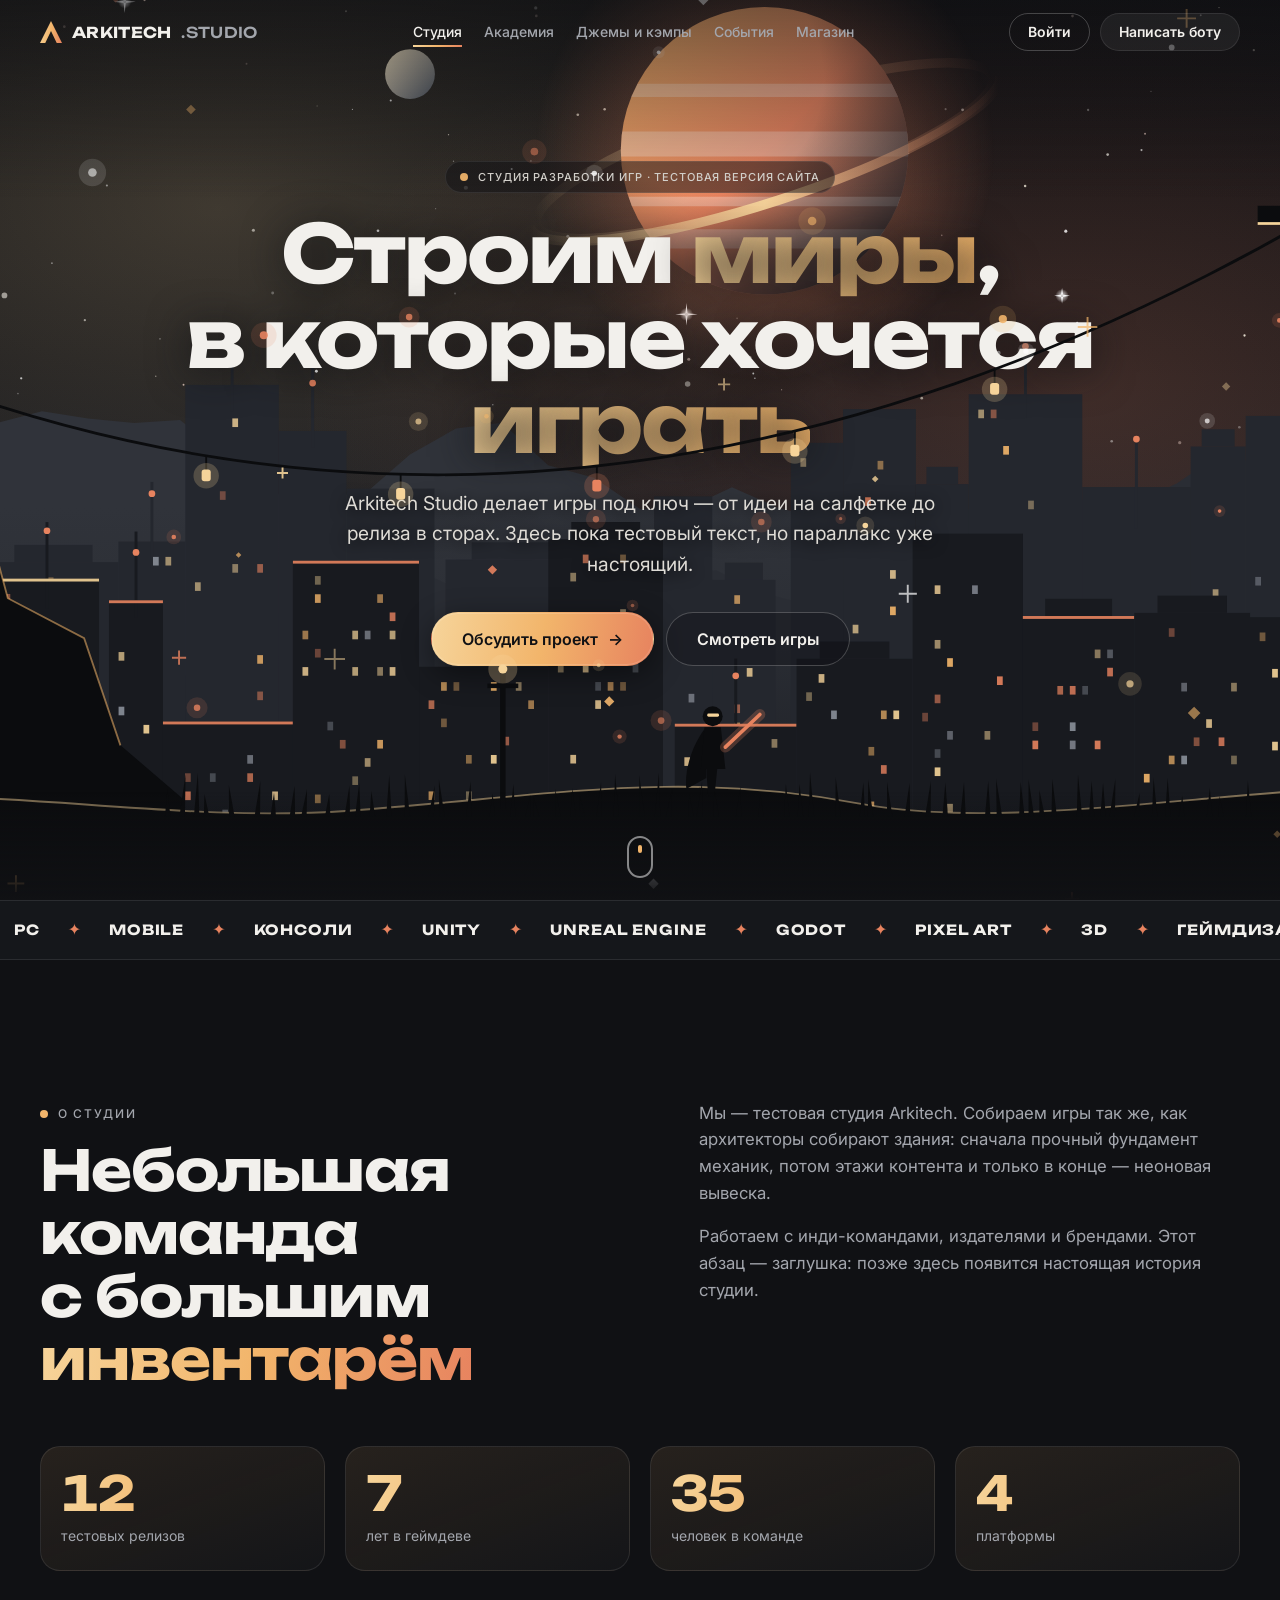
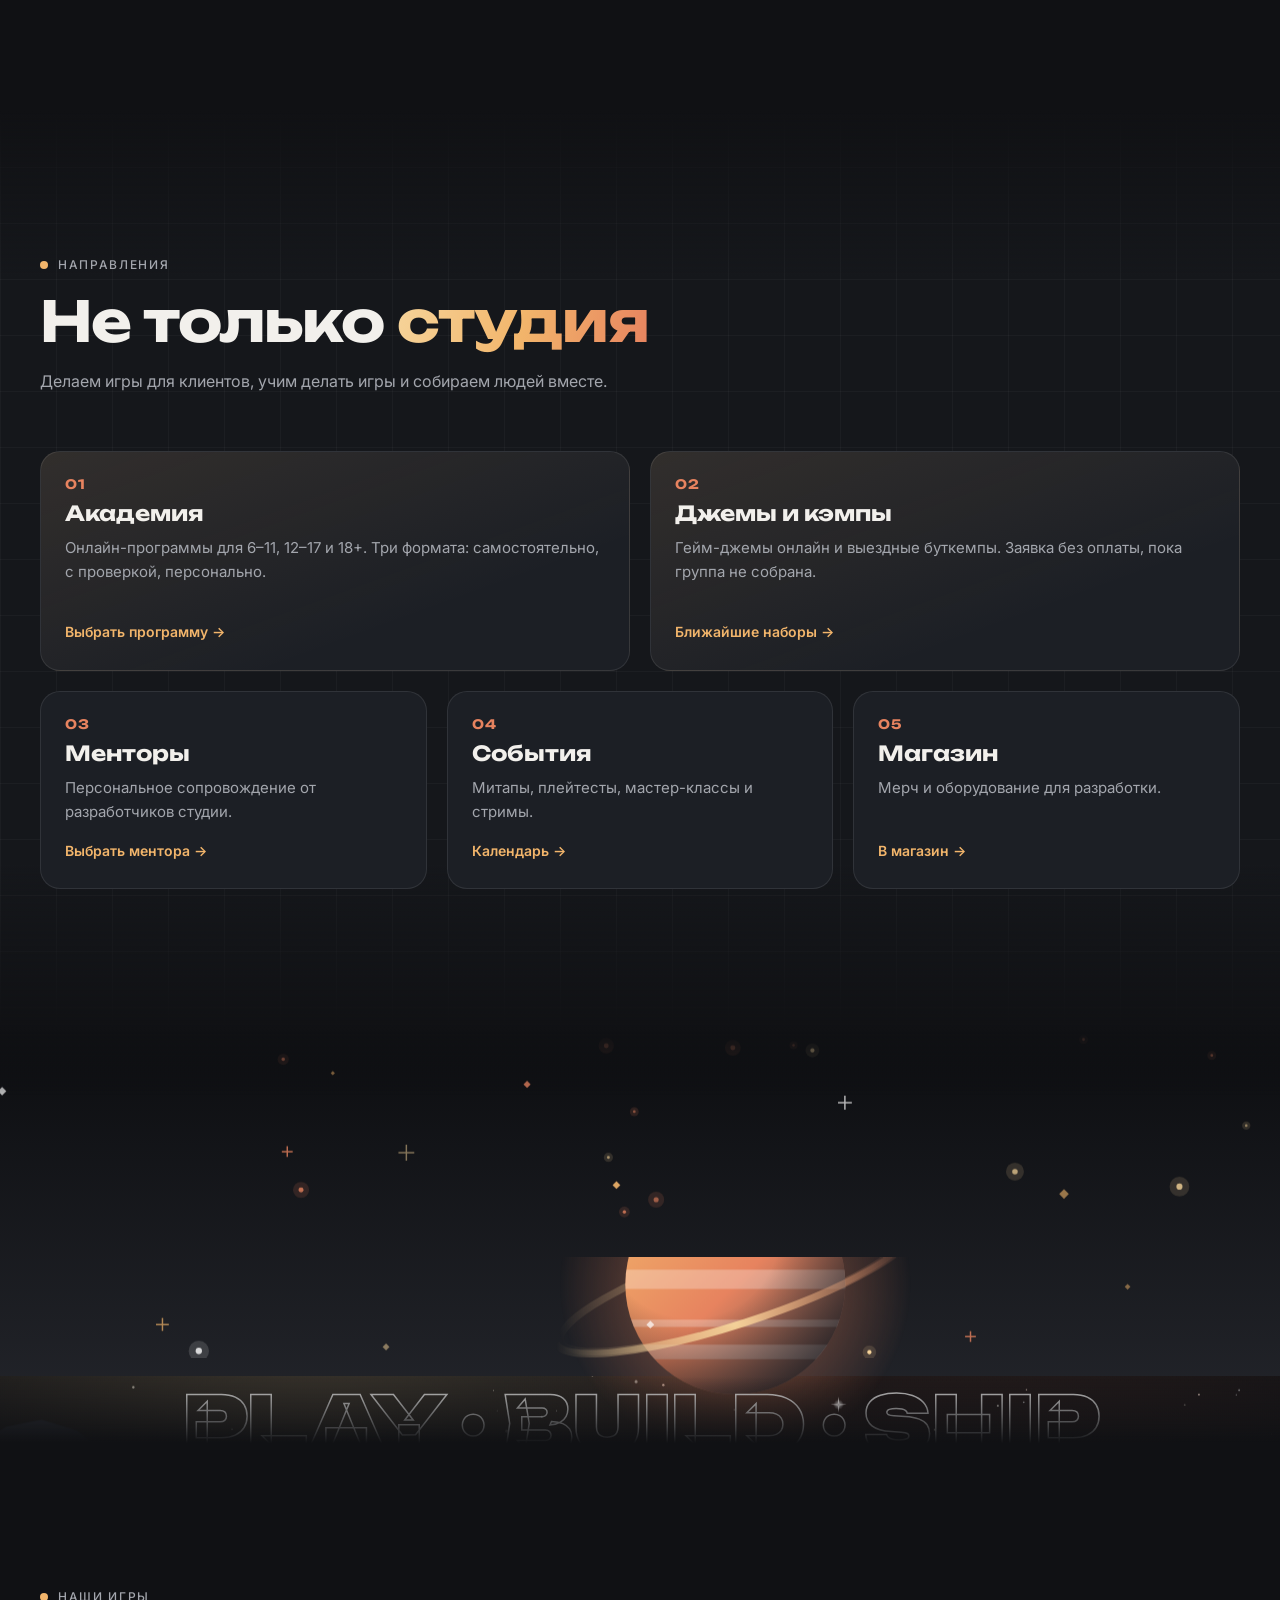
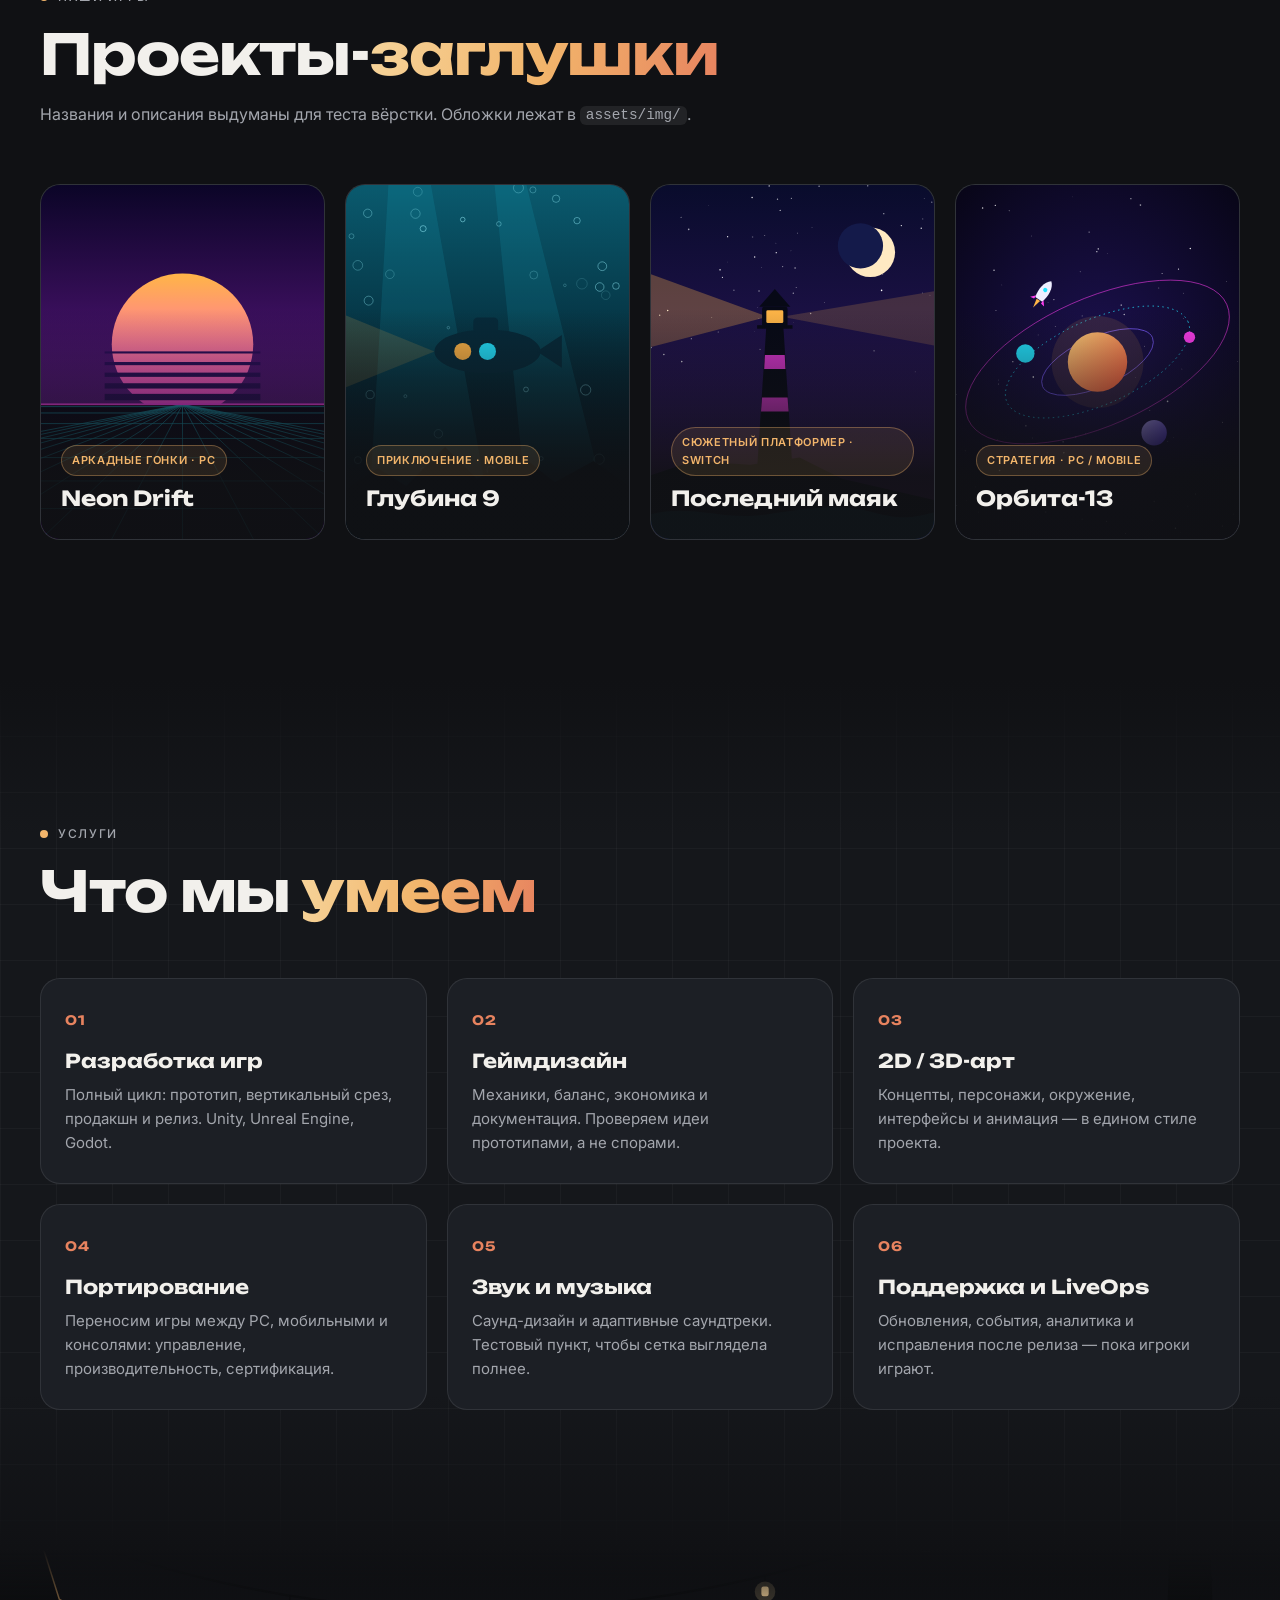
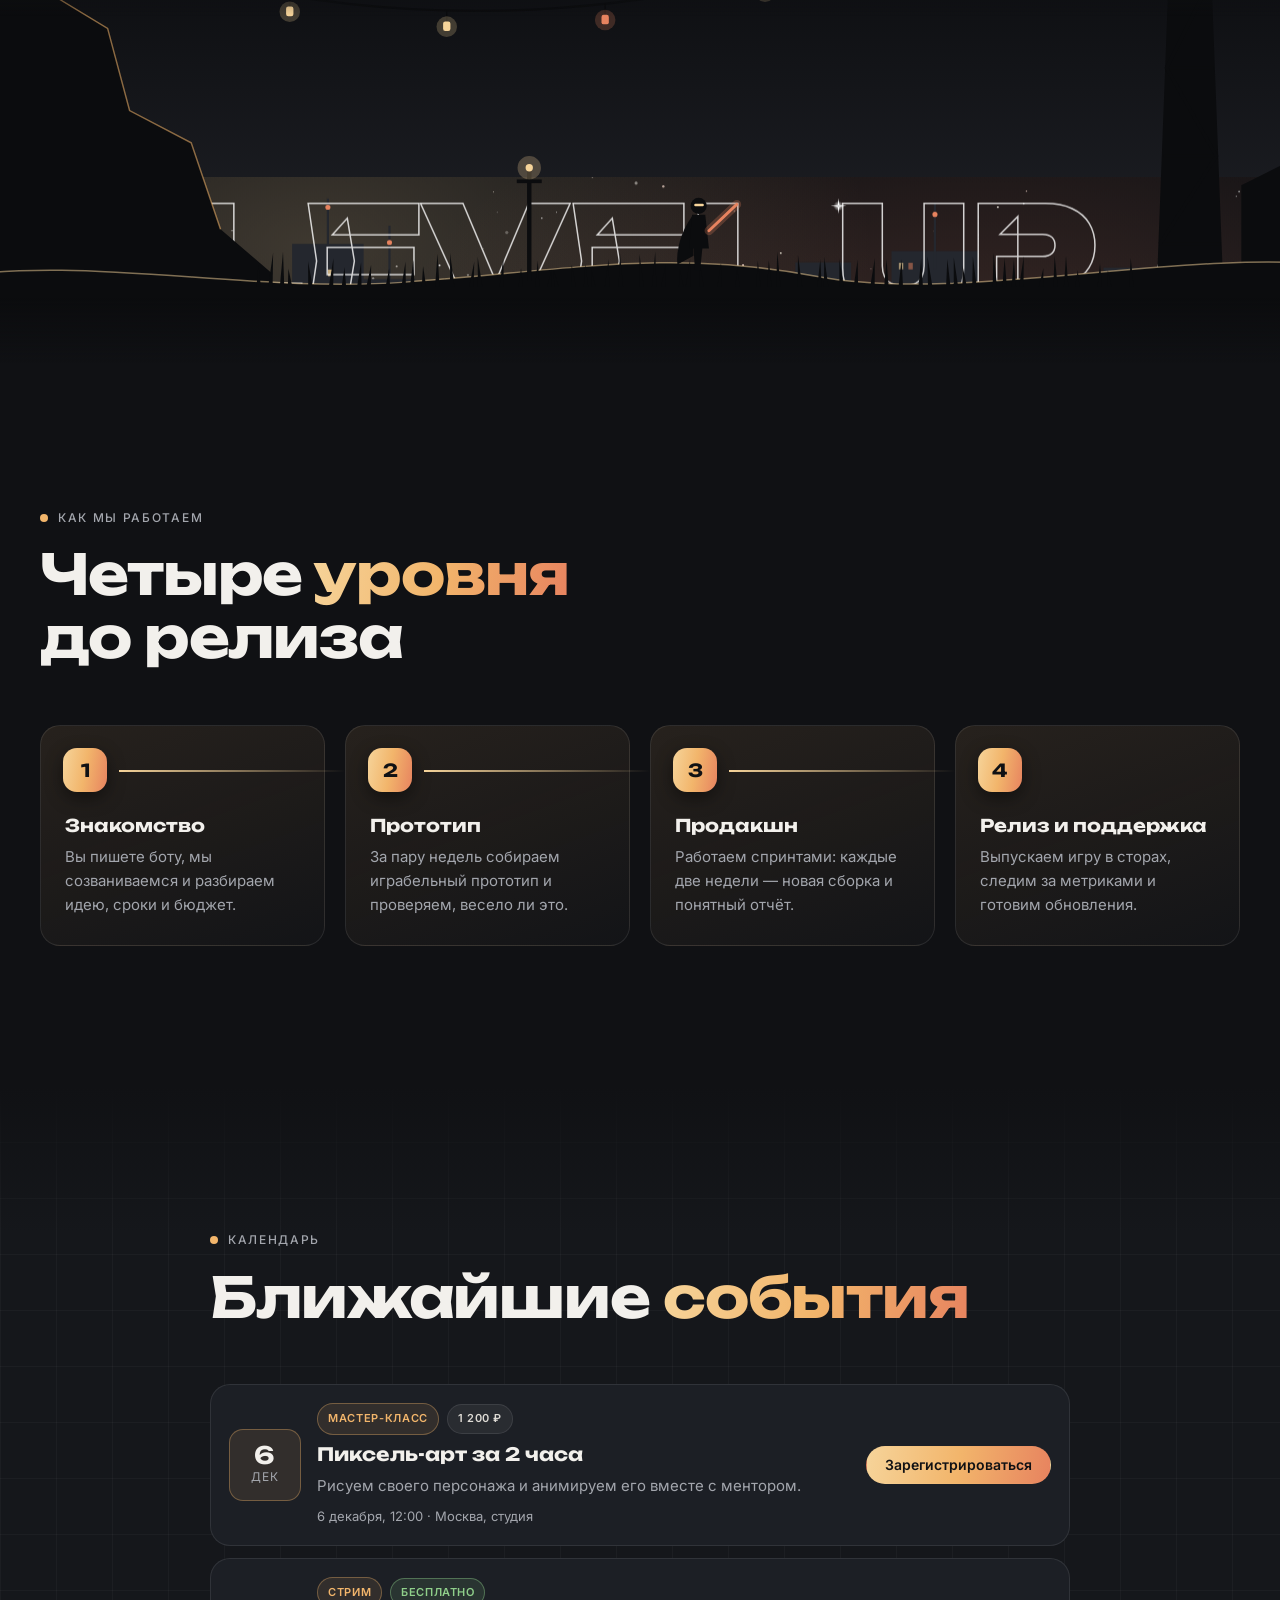
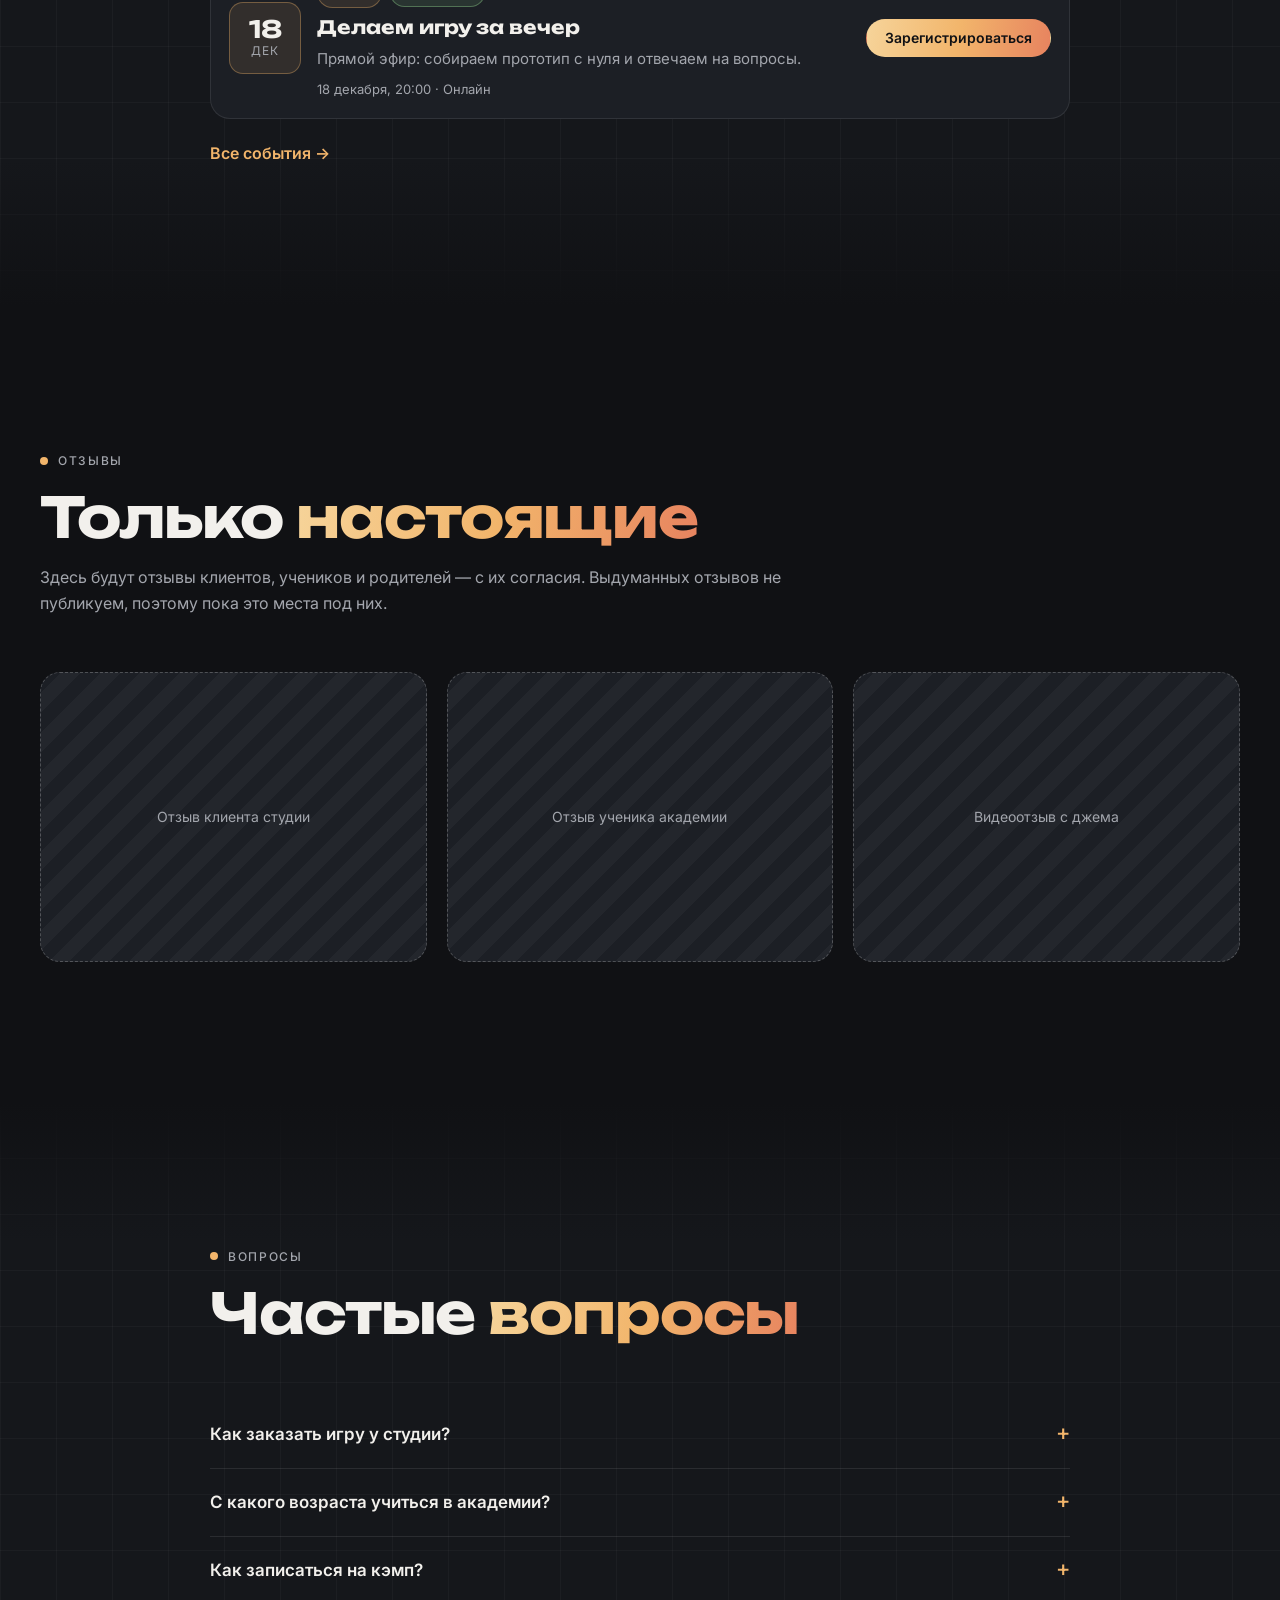
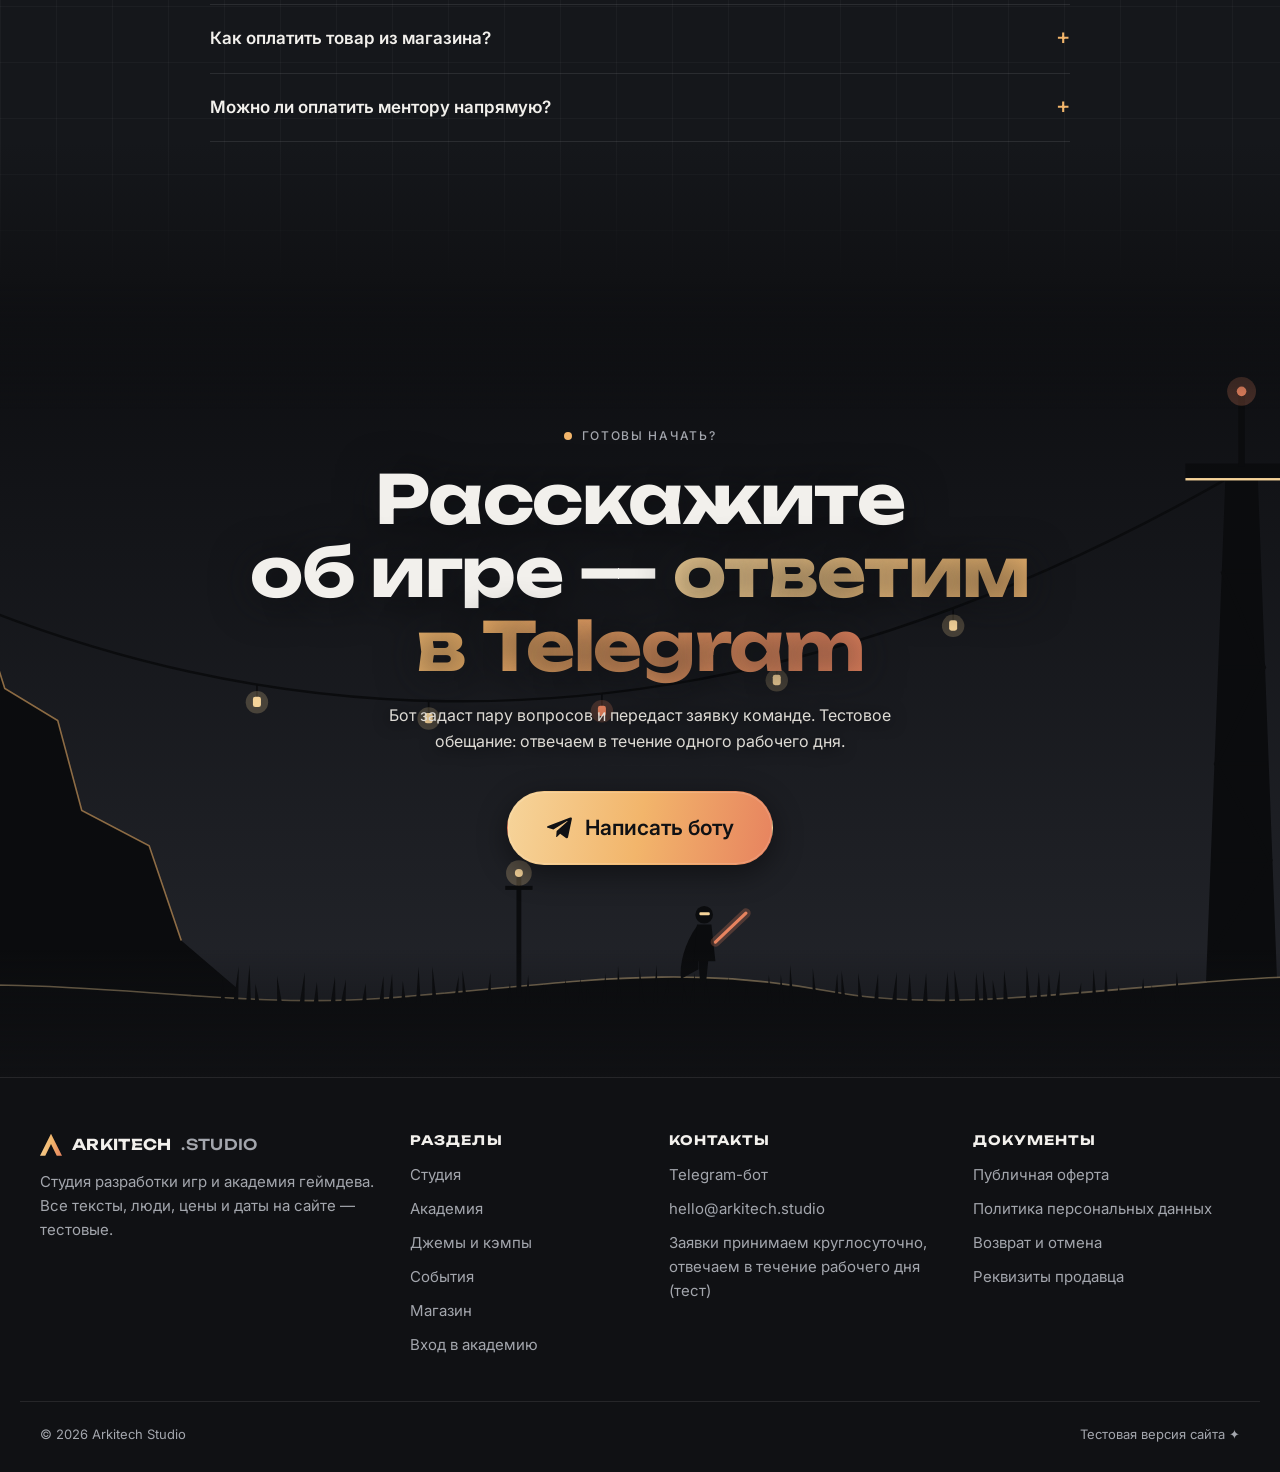
<file: index.html>
<!DOCTYPE html>
<html lang="ru">
<head>
  <meta charset="utf-8">
  <meta name="viewport" content="width=device-width, initial-scale=1, viewport-fit=cover">
  <title>Arkitech Studio — студия разработки игр</title>
  <meta name="description" content="Arkitech Studio — студия разработки игр: полный цикл, геймдизайн, 2D/3D-арт и портирование. Тестовая версия сайта.">
  <meta name="theme-color" content="#101114">
  <link rel="canonical" href="https://arkitech.studio/">

  <!-- Open Graph / превью в соцсетях -->
  <meta property="og:type" content="website">
  <meta property="og:locale" content="ru_RU">
  <meta property="og:site_name" content="Arkitech Studio">
  <meta property="og:url" content="https://arkitech.studio/">
  <meta property="og:title" content="Arkitech Studio — студия разработки игр">
  <meta property="og:description" content="Делаем игры под ключ: от идеи и прототипа до релиза и поддержки.">
  <meta property="og:image" content="https://arkitech.studio/assets/img/og.png">
  <meta property="og:image:width" content="1200">
  <meta property="og:image:height" content="630">
  <meta name="twitter:card" content="summary_large_image">

  <link rel="icon" href="favicon.svg" type="image/svg+xml">
  <link rel="apple-touch-icon" href="assets/img/apple-touch-icon.png">

  <link rel="preconnect" href="https://fonts.googleapis.com">
  <link rel="preconnect" href="https://fonts.gstatic.com" crossorigin>
  <link href="https://fonts.googleapis.com/css2?family=Inter:wght@400;500;600&family=Unbounded:wght@500;700;900&display=swap" rel="stylesheet">
  <link rel="stylesheet" href="css/style.css">
  <script>document.documentElement.classList.add('js');</script>
</head>
<body data-page="home">

  <!-- ============ 1. ШАПКА — общая для всех страниц, собирается в js/layout.js ============ -->
  <header id="header"></header>

  <main id="top">

    <!-- ============ 2. ПЕРВЫЙ ЭКРАН (параллакс-сцена) ============ -->
    <!-- data-depth: 0 = бесконечно далеко (почти не двигается), 1 = передний план -->
    <section class="hero scene" data-parallax>
      <img class="layer" data-layer="bg" data-depth="0.05" alt="">
      <img class="layer" data-layer="far" data-depth="0.25" alt="">
      <img class="layer" data-layer="mid" data-depth="0.5" alt="">
      <div class="hero__content container" data-depth="0.35" data-fade>
        <p class="eyebrow"><span class="dot"></span>Студия разработки игр · тестовая версия сайта</p>
        <h1 class="hero__title">Строим <span class="grad">миры</span>,<br>в которые хочется <span class="grad">играть</span></h1>
        <p class="hero__lead">Arkitech Studio делает игры под ключ — от идеи на салфетке до релиза в сторах. Здесь пока тестовый текст, но параллакс уже настоящий.</p>
        <div class="hero__actions">
          <a class="btn btn--primary btn--big" data-bot-link href="#contact" target="_blank" rel="noopener">Обсудить проект <span class="btn__arrow" aria-hidden="true">→</span></a>
          <a class="btn btn--ghost btn--big" href="#games">Смотреть игры</a>
        </div>
      </div>
      <img class="layer" data-layer="fg" data-depth="1" alt="">
      <img class="layer layer--particles" data-layer="particles" data-depth="1.35" alt="">
      <a class="scroll-hint" href="#about" aria-label="Листать вниз"><span></span></a>
    </section>

    <!-- Бегущая строка -->
    <div class="marquee" aria-hidden="true">
      <div class="marquee__track">
        <span>PC</span><i>✦</i><span>Mobile</span><i>✦</i><span>Консоли</span><i>✦</i><span>Unity</span><i>✦</i><span>Unreal Engine</span><i>✦</i><span>Godot</span><i>✦</i><span>Pixel Art</span><i>✦</i><span>3D</span><i>✦</i><span>Геймдизайн</span><i>✦</i>
        <span>PC</span><i>✦</i><span>Mobile</span><i>✦</i><span>Консоли</span><i>✦</i><span>Unity</span><i>✦</i><span>Unreal Engine</span><i>✦</i><span>Godot</span><i>✦</i><span>Pixel Art</span><i>✦</i><span>3D</span><i>✦</i><span>Геймдизайн</span><i>✦</i>
      </div>
    </div>

    <!-- ============ 3. О СТУДИИ ============ -->
    <section class="section" id="about">
      <div class="container about">
        <div class="reveal">
          <p class="eyebrow"><span class="dot"></span>О студии</p>
          <h2 class="title">Небольшая команда с&nbsp;большим <span class="grad">инвентарём</span></h2>
        </div>
        <div class="about__text reveal">
          <p>Мы — тестовая студия Arkitech. Собираем игры так же, как архитекторы собирают здания: сначала прочный фундамент механик, потом этажи контента и только в конце — неоновая вывеска.</p>
          <p>Работаем с инди-командами, издателями и брендами. Этот абзац — заглушка: позже здесь появится настоящая история студии.</p>
        </div>
        <ul class="stats reveal">
          <li><b data-count="12">12</b><span>тестовых релизов</span></li>
          <li><b data-count="7">7</b><span>лет в геймдеве</span></li>
          <li><b data-count="35">35</b><span>человек в команде</span></li>
          <li><b data-count="4">4</b><span>платформы</span></li>
        </ul>
      </div>
    </section>

    <!-- ============ 3а. НАПРАВЛЕНИЯ ============ -->
    <section class="section section--alt" id="directions">
      <div class="container">
        <div class="section__head reveal">
          <p class="eyebrow"><span class="dot"></span>Направления</p>
          <h2 class="title">Не только <span class="grad">студия</span></h2>
          <p class="section__lead">Делаем игры для клиентов, учим делать игры и собираем людей вместе.</p>
        </div>
        <div class="dirs">
          <a class="dir dir--big reveal" href="academy.html"><span class="dir__num">01</span><h3>Академия</h3><p>Онлайн-программы для 6–11, 12–17 и 18+. Три формата: самостоятельно, с проверкой, персонально.</p><span class="dir__go">Выбрать программу →</span></a>
          <a class="dir dir--big reveal" href="jams.html"><span class="dir__num">02</span><h3>Джемы и кэмпы</h3><p>Гейм-джемы онлайн и выездные буткемпы. Заявка без оплаты, пока группа не собрана.</p><span class="dir__go">Ближайшие наборы →</span></a>
          <a class="dir reveal" href="academy.html#mentors"><span class="dir__num">03</span><h3>Менторы</h3><p>Персональное сопровождение от разработчиков студии.</p><span class="dir__go">Выбрать ментора →</span></a>
          <a class="dir reveal" href="events.html"><span class="dir__num">04</span><h3>События</h3><p>Митапы, плейтесты, мастер-классы и стримы.</p><span class="dir__go">Календарь →</span></a>
          <a class="dir reveal" href="shop.html"><span class="dir__num">05</span><h3>Магазин</h3><p>Мерч и оборудование для разработки.</p><span class="dir__go">В магазин →</span></a>
        </div>
      </div>
    </section>

    <!-- Параллакс-разделитель 1 -->
    <div class="divider scene" data-parallax data-strength="0.65" aria-hidden="true">
      <img class="layer" data-layer="bg" data-depth="0.05" alt="" loading="lazy">
      <img class="layer" data-layer="far" data-depth="0.3" alt="" loading="lazy">
      <p class="divider__text" data-depth="0.6">PLAY · BUILD · SHIP</p>
      <img class="layer layer--particles" data-layer="particles" data-depth="1.4" alt="" loading="lazy">
    </div>

    <!-- ============ 4. НАШИ ИГРЫ ============ -->
    <section class="section" id="games">
      <div class="container">
        <div class="section__head reveal">
          <p class="eyebrow"><span class="dot"></span>Наши игры</p>
          <h2 class="title">Проекты-<span class="grad">заглушки</span></h2>
          <p class="section__lead">Названия и описания выдуманы для теста вёрстки. Обложки лежат в <code>assets/img/</code>.</p>
        </div>
        <div class="games">
          <article class="game reveal" tabindex="0">
            <img class="game__img" src="assets/img/game-1.svg" alt="Обложка игры Neon Drift" loading="lazy" width="800" height="1000">
            <div class="game__body">
              <span class="tag">Аркадные гонки · PC</span>
              <h3>Neon Drift</h3>
              <p>Гонки по ночному синтвейв-шоссе. Тестовое описание: дрифт, неон и сто процентов выдумки.</p>
            </div>
          </article>
          <article class="game reveal" tabindex="0">
            <img class="game__img" src="assets/img/game-2.svg" alt="Обложка игры «Глубина 9»" loading="lazy" width="800" height="1000">
            <div class="game__body">
              <span class="tag">Приключение · Mobile</span>
              <h3>Глубина 9</h3>
              <p>Исследование затонувшей станции на маленькой подлодке. Сюжет пока существует только в этой карточке.</p>
            </div>
          </article>
          <article class="game reveal" tabindex="0">
            <img class="game__img" src="assets/img/game-3.svg" alt="Обложка игры «Последний маяк»" loading="lazy" width="800" height="1000">
            <div class="game__body">
              <span class="tag">Сюжетный платформер · Switch</span>
              <h3>Последний маяк</h3>
              <p>2D-платформер о смотрителе маяка на краю карты. Тестовый проект, но мы бы в такое поиграли.</p>
            </div>
          </article>
          <article class="game reveal" tabindex="0">
            <img class="game__img" src="assets/img/game-4.svg" alt="Обложка игры «Орбита-13»" loading="lazy" width="800" height="1000">
            <div class="game__body">
              <span class="tag">Стратегия · PC / Mobile</span>
              <h3>Орбита-13</h3>
              <p>Колония на орбите рыжей планеты. Ресурсов мало, заглушек много — классика жанра.</p>
            </div>
          </article>
        </div>
      </div>
    </section>

    <!-- ============ 5. УСЛУГИ ============ -->
    <section class="section section--alt" id="services">
      <div class="container">
        <div class="section__head reveal">
          <p class="eyebrow"><span class="dot"></span>Услуги</p>
          <h2 class="title">Что мы <span class="grad">умеем</span></h2>
        </div>
        <div class="services">
          <article class="service reveal">
            <span class="service__num">01</span>
            <h3>Разработка игр</h3>
            <p>Полный цикл: прототип, вертикальный срез, продакшн и релиз. Unity, Unreal Engine, Godot.</p>
          </article>
          <article class="service reveal">
            <span class="service__num">02</span>
            <h3>Геймдизайн</h3>
            <p>Механики, баланс, экономика и документация. Проверяем идеи прототипами, а не спорами.</p>
          </article>
          <article class="service reveal">
            <span class="service__num">03</span>
            <h3>2D / 3D-арт</h3>
            <p>Концепты, персонажи, окружение, интерфейсы и анимация — в едином стиле проекта.</p>
          </article>
          <article class="service reveal">
            <span class="service__num">04</span>
            <h3>Портирование</h3>
            <p>Переносим игры между PC, мобильными и консолями: управление, производительность, сертификация.</p>
          </article>
          <article class="service reveal">
            <span class="service__num">05</span>
            <h3>Звук и музыка</h3>
            <p>Саунд-дизайн и адаптивные саундтреки. Тестовый пункт, чтобы сетка выглядела полнее.</p>
          </article>
          <article class="service reveal">
            <span class="service__num">06</span>
            <h3>Поддержка и LiveOps</h3>
            <p>Обновления, события, аналитика и исправления после релиза — пока игроки играют.</p>
          </article>
        </div>
      </div>
    </section>

    <!-- Параллакс-разделитель 2 -->
    <div class="divider scene" data-parallax data-strength="0.65" aria-hidden="true">
      <img class="layer" data-layer="bg" data-depth="0.05" alt="" loading="lazy">
      <img class="layer" data-layer="mid" data-depth="0.45" alt="" loading="lazy">
      <p class="divider__text divider__text--big" data-depth="0.7">LEVEL UP</p>
      <img class="layer" data-layer="fg" data-depth="1" alt="" loading="lazy">
    </div>

    <!-- ============ 6. КАК МЫ РАБОТАЕМ ============ -->
    <section class="section" id="process">
      <div class="container">
        <div class="section__head reveal">
          <p class="eyebrow"><span class="dot"></span>Как мы работаем</p>
          <h2 class="title">Четыре <span class="grad">уровня</span> до релиза</h2>
        </div>
        <ol class="steps">
          <li class="step reveal">
            <span class="step__num">1</span>
            <h3>Знакомство</h3>
            <p>Вы пишете боту, мы созваниваемся и разбираем идею, сроки и бюджет.</p>
          </li>
          <li class="step reveal">
            <span class="step__num">2</span>
            <h3>Прототип</h3>
            <p>За пару недель собираем играбельный прототип и проверяем, весело ли это.</p>
          </li>
          <li class="step reveal">
            <span class="step__num">3</span>
            <h3>Продакшн</h3>
            <p>Работаем спринтами: каждые две недели — новая сборка и понятный отчёт.</p>
          </li>
          <li class="step reveal">
            <span class="step__num">4</span>
            <h3>Релиз и поддержка</h3>
            <p>Выпускаем игру в сторах, следим за метриками и готовим обновления.</p>
          </li>
        </ol>
      </div>
    </section>

    <!-- ============ 6а. БЛИЖАЙШИЕ СОБЫТИЯ (данные: data/events.js) ============ -->
    <section class="section section--alt" id="events">
      <div class="container container--narrow">
        <div class="section__head reveal">
          <p class="eyebrow"><span class="dot"></span>Календарь</p>
          <h2 class="title">Ближайшие <span class="grad">события</span></h2>
        </div>
        <div class="events" data-render="events" data-limit="3"></div>
        <a class="link link--more" href="events.html">Все события →</a>
      </div>
    </section>

    <!-- ============ 6б. ОТЗЫВЫ ============ -->
    <section class="section" id="reviews">
      <div class="container">
        <div class="section__head reveal">
          <p class="eyebrow"><span class="dot"></span>Отзывы</p>
          <h2 class="title">Только <span class="grad">настоящие</span></h2>
          <p class="section__lead">Здесь будут отзывы клиентов, учеников и родителей — с их согласия. Выдуманных отзывов не публикуем, поэтому пока это места под них.</p>
        </div>
        <div class="grid grid--3">
          <div class="ph ph--photo reveal">Отзыв клиента студии</div>
          <div class="ph ph--photo reveal">Отзыв ученика академии</div>
          <div class="ph ph--photo reveal">Видеоотзыв с джема</div>
        </div>
      </div>
    </section>

    <!-- ============ 6в. ВОПРОСЫ ============ -->
    <section class="section section--alt" id="faq">
      <div class="container container--narrow">
        <div class="section__head reveal">
          <p class="eyebrow"><span class="dot"></span>Вопросы</p>
          <h2 class="title">Частые <span class="grad">вопросы</span></h2>
        </div>
        <div class="faq">
          <details class="reveal"><summary>Как заказать игру у студии?</summary><p>Напишите боту — он задаст пару вопросов и передаст заявку команде.</p></details>
          <details class="reveal"><summary>С какого возраста учиться в академии?</summary><p>С 6 лет: для детей 6–11 — Scratch и Roblox, для подростков и взрослых — Unity, арт и геймдизайн.</p></details>
          <details class="reveal"><summary>Как записаться на кэмп?</summary><p>Оставьте заявку — это бесплатно. Когда группа соберётся, подтвердим даты и пришлём ссылку на оплату.</p></details>
          <details class="reveal"><summary>Как оплатить товар из магазина?</summary><p>Оформите заказ — менеджер подтвердит наличие и доставку и пришлёт ссылку на оплату.</p></details>
          <details class="reveal"><summary>Можно ли оплатить ментору напрямую?</summary><p>Нет, все оплаты — только через сайт и учебную платформу. Так мы отвечаем за качество и возвраты.</p></details>
        </div>
      </div>
    </section>

    <!-- ============ 7. ФИНАЛЬНЫЙ ПРИЗЫВ ============ -->
    <section class="cta scene" id="contact" data-parallax data-strength="0.65">
      <img class="layer" data-layer="bg" data-depth="0.05" alt="" loading="lazy">
      <img class="layer" data-layer="far" data-depth="0.3" alt="" loading="lazy">
      <img class="layer" data-layer="fg" data-depth="1" alt="" loading="lazy">
      <img class="layer layer--particles" data-layer="particles" data-depth="1.4" alt="" loading="lazy">
      <div class="container cta__content reveal">
        <p class="eyebrow"><span class="dot"></span>Готовы начать?</p>
        <h2 class="cta__title">Расскажите об&nbsp;игре — <span class="grad">ответим в&nbsp;Telegram</span></h2>
        <p class="cta__lead">Бот задаст пару вопросов и передаст заявку команде. Тестовое обещание: отвечаем в течение одного рабочего дня.</p>
        <a class="btn btn--primary btn--huge" data-bot-link href="#contact" target="_blank" rel="noopener">
          <svg class="btn__icon" viewBox="0 0 24 24" aria-hidden="true"><path fill="currentColor" d="M21.9 4.3 18.7 19.500c-.2 1-.9 1.300-1.800.8l-4.900-3.600-2.400 2.300c-.3.3-.5.5-1 .5l.4-5 9.100-8.200c.4-.4-.1-.5-.6-.2L6.300 13.200l-4.800-1.500c-1-.3-1-1 .2-1.500L20.500 3c.9-.3 1.700.2 1.400 1.300Z"/></svg>
          Написать боту
        </a>
      </div>
    </section>
  </main>

  <!-- ============ 8. ПОДВАЛ — общий, собирается в js/layout.js ============ -->
  <footer id="footer"></footer>

  <!-- Порядок важен: настройки → данные → каркас → страницы → эффекты -->
  <script src="js/config.js"></script>
  <script src="data/programs.js"></script>
  <script src="data/mentors.js"></script>
  <script src="data/jams.js"></script>
  <script src="data/events.js"></script>
  <script src="data/products.js"></script>
  <script src="js/layout.js"></script>
  <script src="js/pages.js"></script>
  <script src="js/main.js"></script>
</body>
</html>
</file>
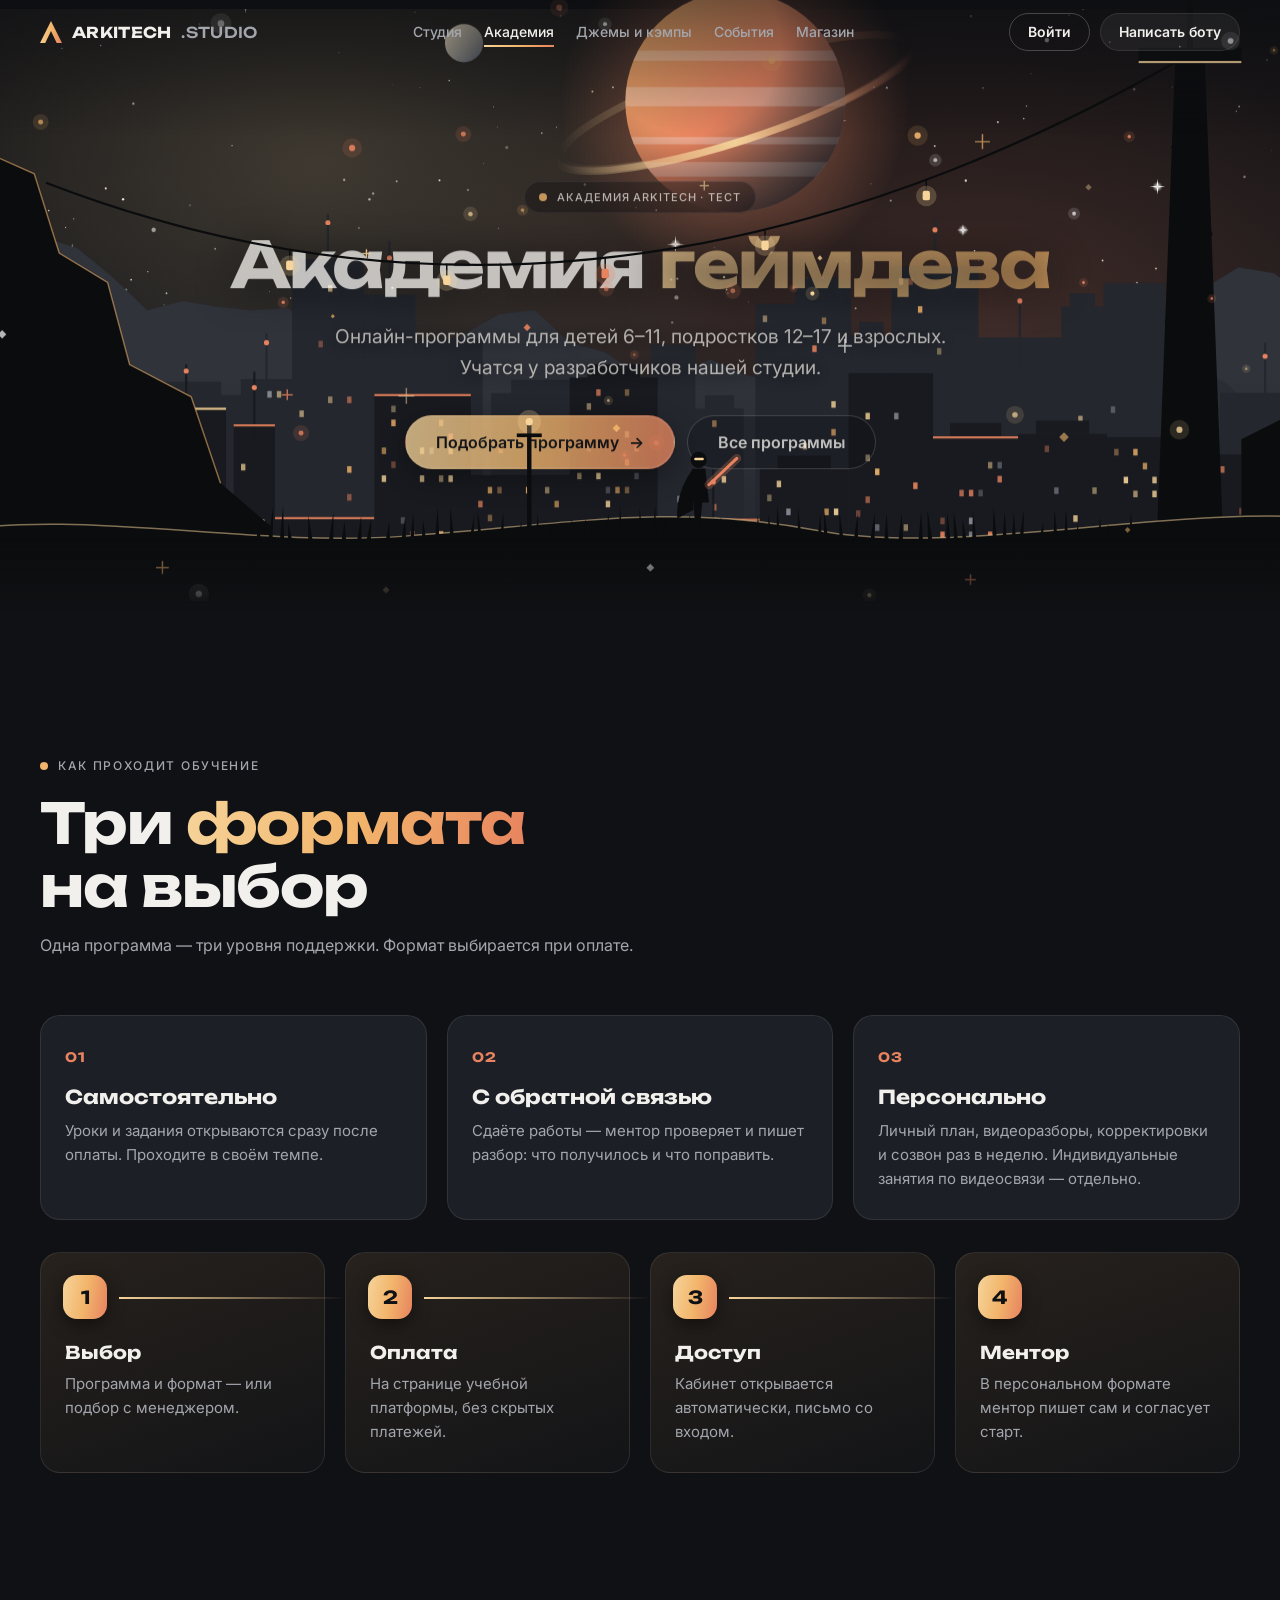
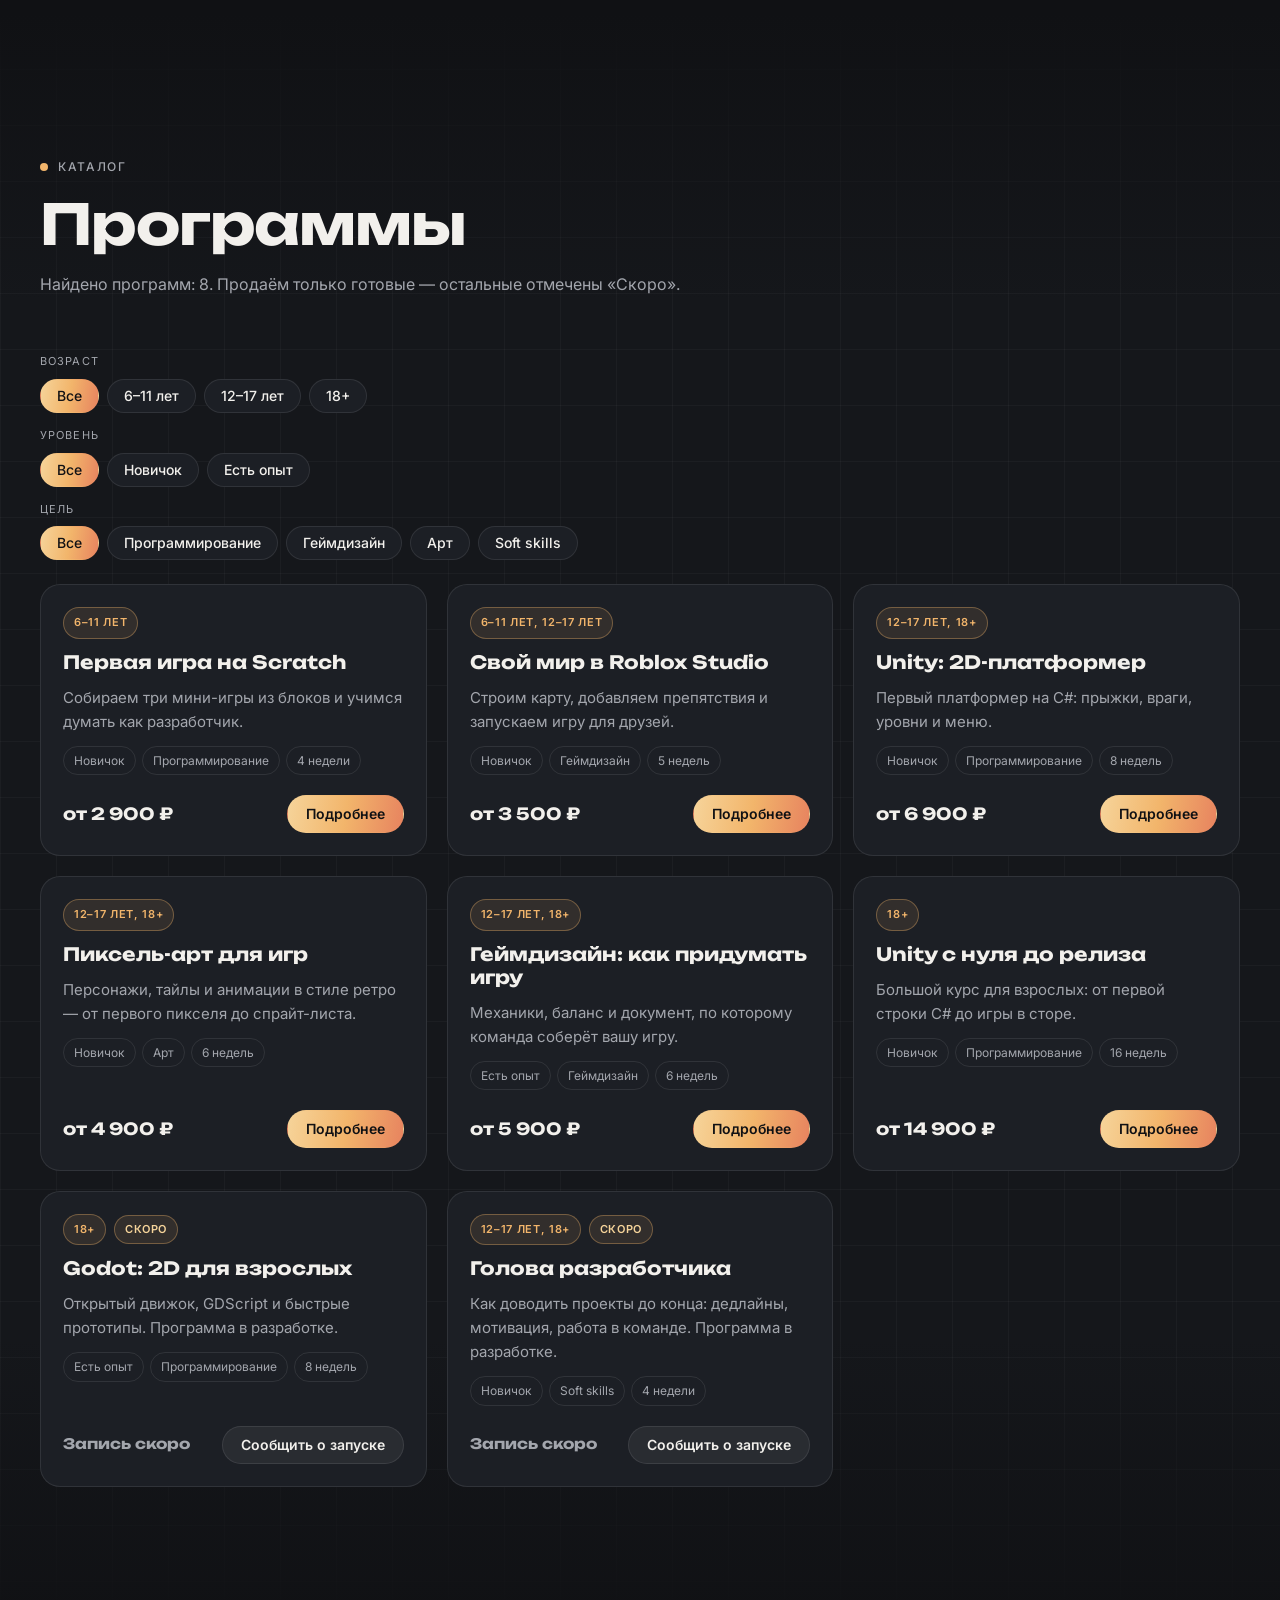
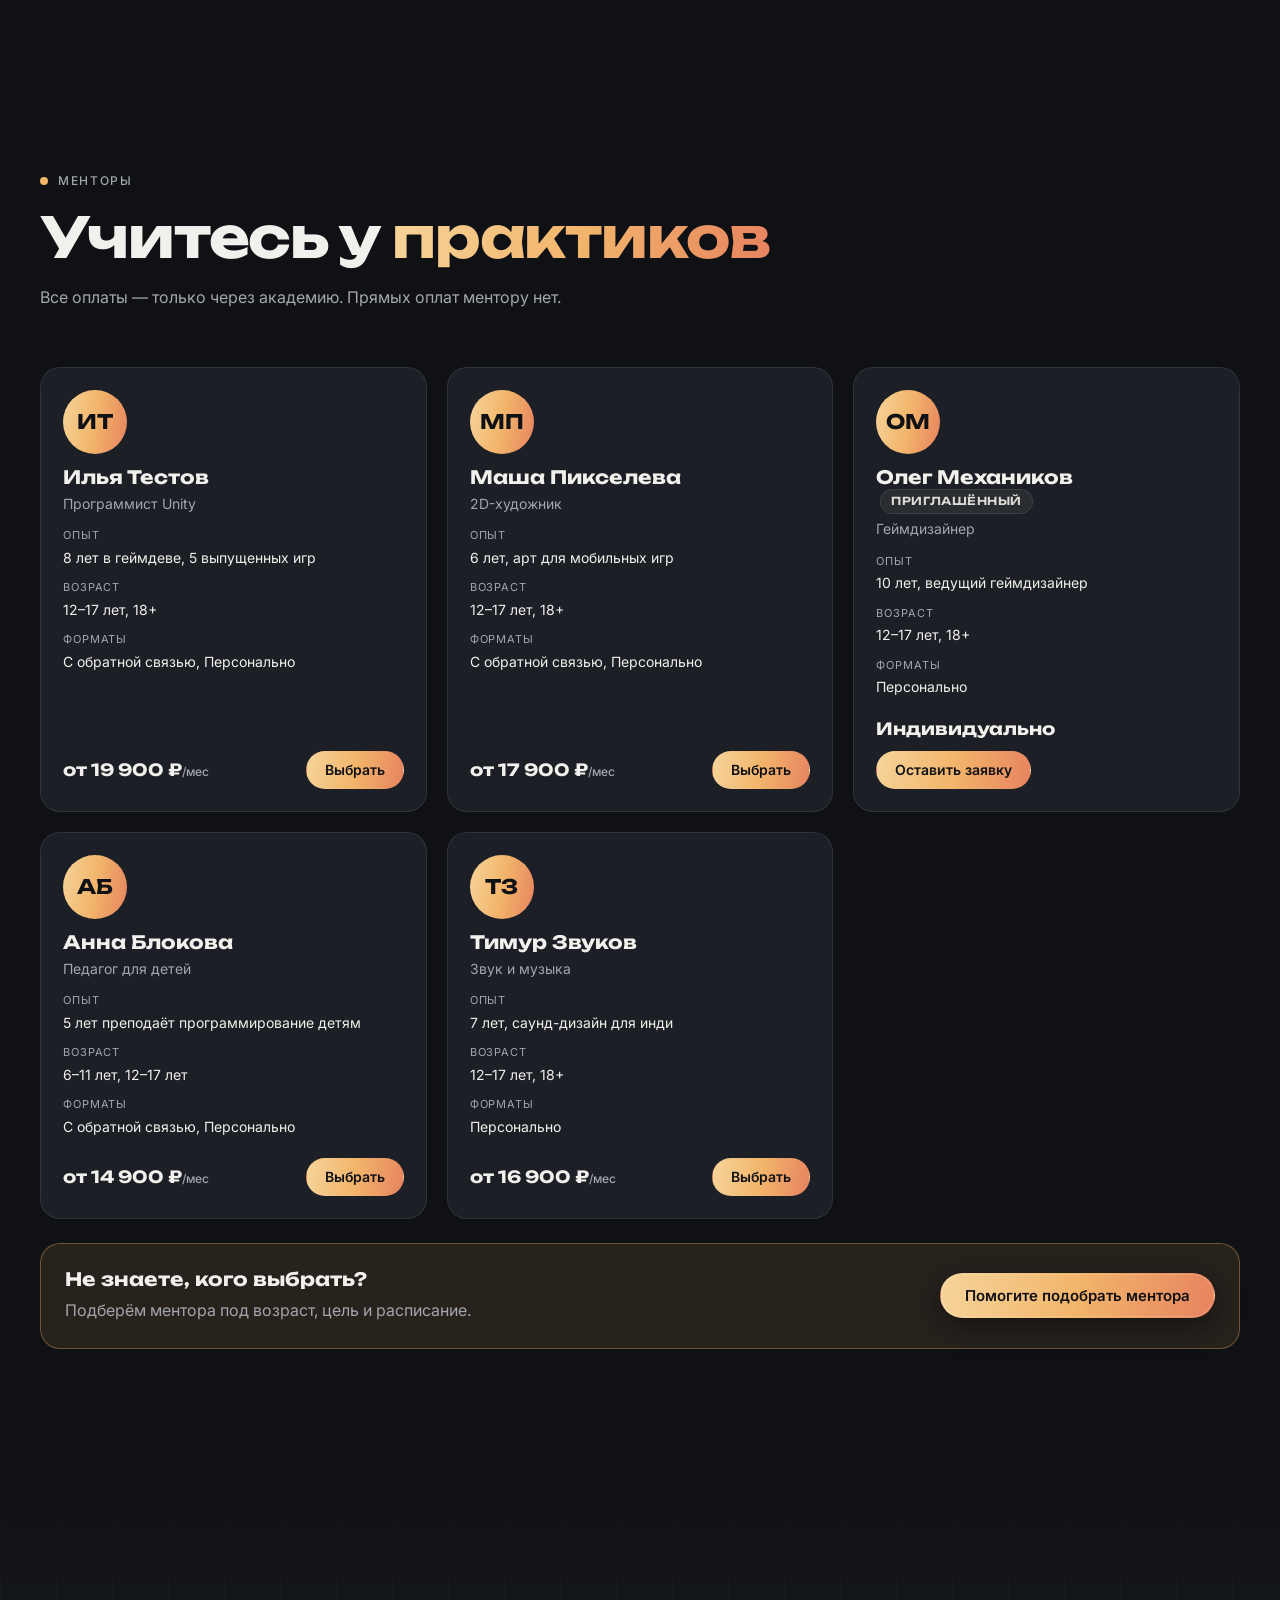
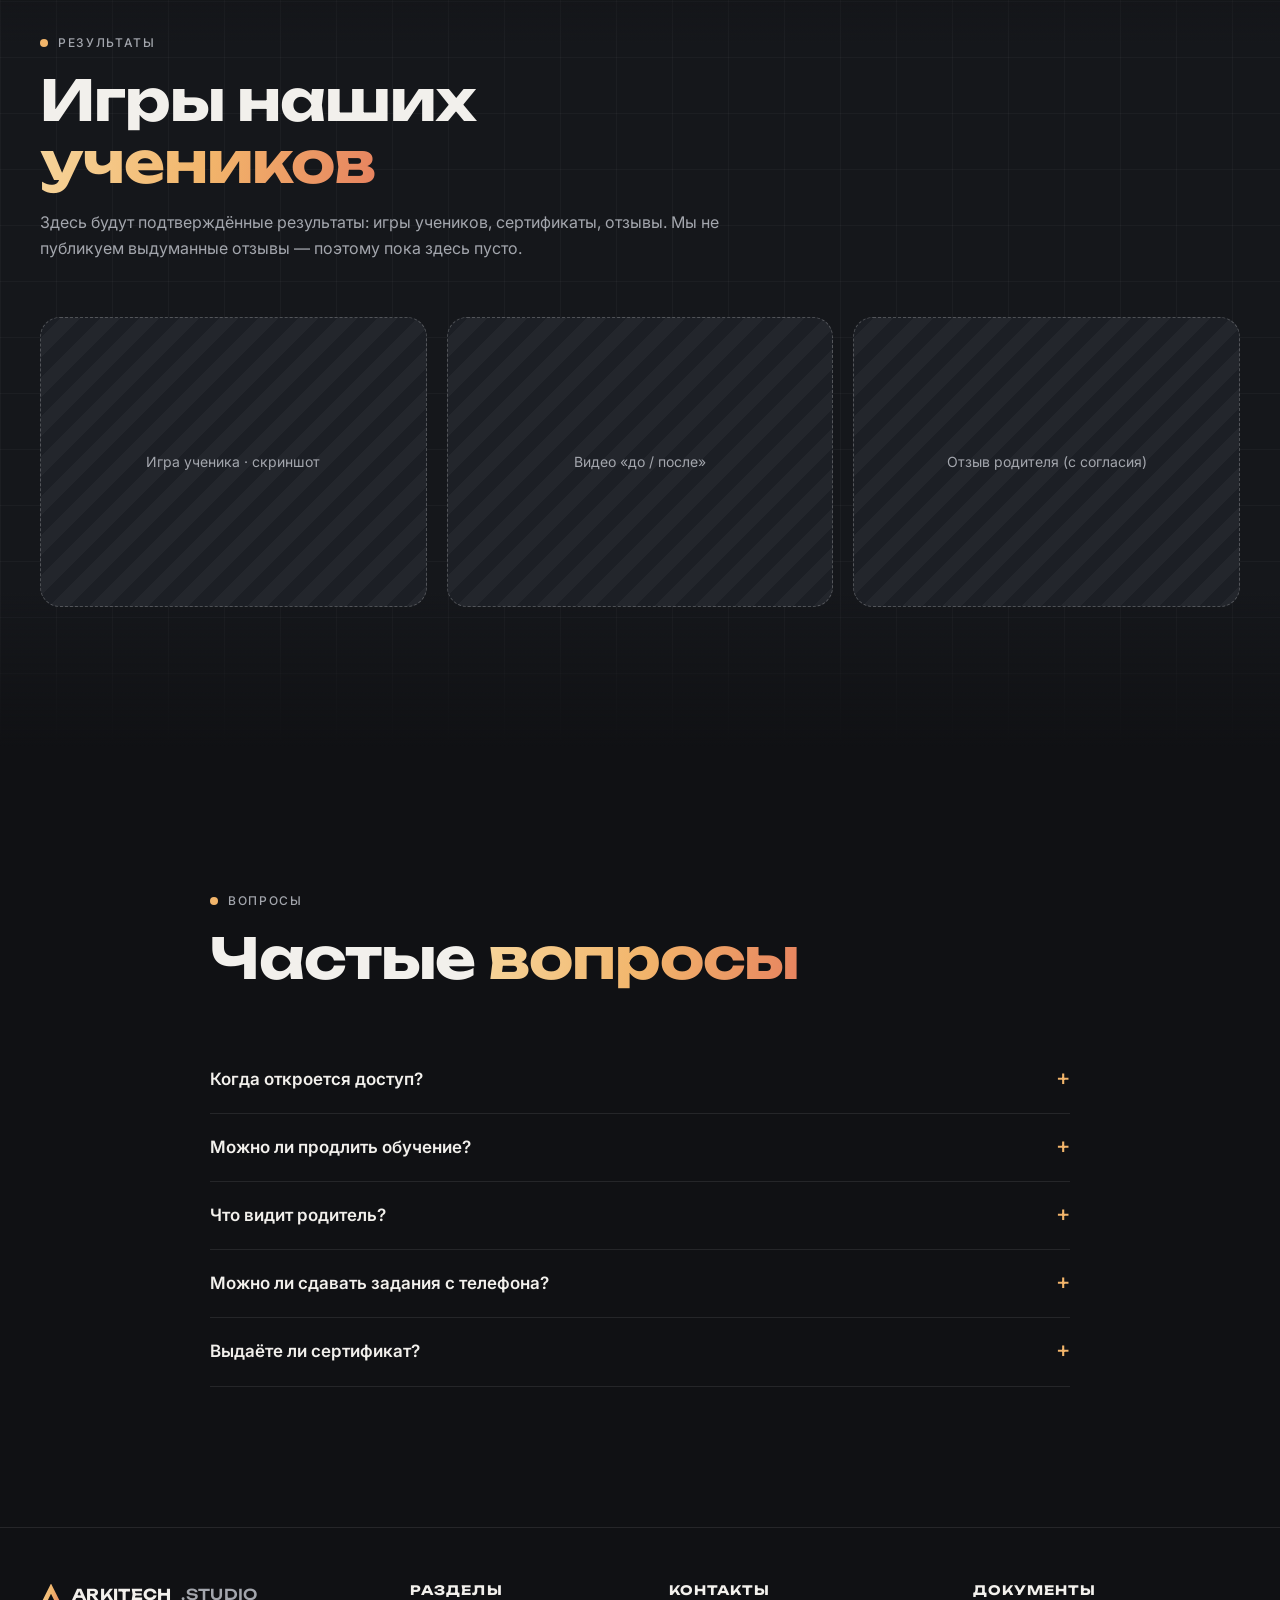
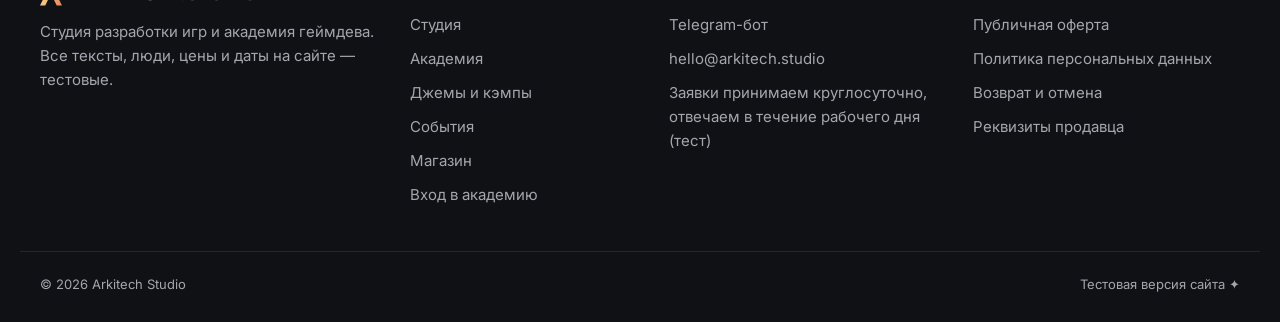
<file: academy.html>
<!DOCTYPE html>
<html lang="ru">
<head>
  <meta charset="utf-8">
  <meta name="viewport" content="width=device-width, initial-scale=1, viewport-fit=cover">
  <title>Академия геймдева — Arkitech Studio</title>
  <meta name="description" content="Онлайн-программы по разработке игр для детей, подростков и взрослых. Тестовая версия.">
  <meta name="theme-color" content="#101114">
  <link rel="canonical" href="https://arkitech.studio/academy.html">
  <meta property="og:type" content="website">
  <meta property="og:locale" content="ru_RU">
  <meta property="og:site_name" content="Arkitech Studio">
  <meta property="og:title" content="Академия геймдева — Arkitech Studio">
  <meta property="og:description" content="Онлайн-программы по разработке игр для детей, подростков и взрослых. Тестовая версия.">
  <meta property="og:image" content="https://arkitech.studio/assets/img/og.png">
  <meta name="twitter:card" content="summary_large_image">
  <link rel="icon" href="favicon.svg" type="image/svg+xml">
  <link rel="apple-touch-icon" href="assets/img/apple-touch-icon.png">
  <link rel="preconnect" href="https://fonts.googleapis.com">
  <link rel="preconnect" href="https://fonts.gstatic.com" crossorigin>
  <link href="https://fonts.googleapis.com/css2?family=Inter:wght@400;500;600&family=Unbounded:wght@500;700;900&display=swap" rel="stylesheet">
  <link rel="stylesheet" href="css/style.css">
  <script>document.documentElement.classList.add('js');</script>
</head>
<body data-page="academy">
  <header id="header"></header>
  <main id="top">
    <!-- Параллакс-шапка страницы -->
    <section class="hero hero--page scene" data-parallax>
      <img class="layer" data-layer="bg" data-depth="0.05" alt="">
      <img class="layer" data-layer="far" data-depth="0.25" alt="">
      <img class="layer" data-layer="mid" data-depth="0.5" alt="">
      <div class="hero__content container" data-depth="0.35" data-fade>
        <p class="eyebrow"><span class="dot"></span><span>Академия Arkitech · тест</span></p>
        <h1 class="hero__title hero__title--page">Академия <span class="grad">геймдева</span></h1>
        <p class="hero__lead">Онлайн-программы для детей 6–11, подростков 12–17 и взрослых. Учатся у разработчиков нашей студии.</p>
        <div class="hero__actions"><button class="btn btn--primary btn--big" type="button" data-form="pick-program" data-title="Подбор программы">Подобрать программу <span class="btn__arrow" aria-hidden="true">→</span></button><a class="btn btn--ghost btn--big" href="#catalog">Все программы</a></div>
      </div>
      <img class="layer" data-layer="fg" data-depth="1" alt="">
      <img class="layer layer--particles" data-layer="particles" data-depth="1.35" alt="">
    </section>

    <!-- ============ ФОРМАТЫ ============ -->
    <section class="section" id="formats">
      <div class="container">
        <div class="section__head reveal">
          <p class="eyebrow"><span class="dot"></span>Как проходит обучение</p>
          <h2 class="title">Три <span class="grad">формата</span> на выбор</h2>
          <p class="section__lead">Одна программа — три уровня поддержки. Формат выбирается при оплате.</p>
        </div>
        <div class="services">
          <article class="service reveal"><span class="service__num">01</span><h3>Самостоятельно</h3><p>Уроки и задания открываются сразу после оплаты. Проходите в своём темпе.</p></article>
          <article class="service reveal"><span class="service__num">02</span><h3>С обратной связью</h3><p>Сдаёте работы — ментор проверяет и пишет разбор: что получилось и что поправить.</p></article>
          <article class="service reveal"><span class="service__num">03</span><h3>Персонально</h3><p>Личный план, видеоразборы, корректировки и созвон раз в неделю. Индивидуальные занятия по видеосвязи — отдельно.</p></article>
        </div>
        <ol class="steps steps--compact">
          <li class="step reveal"><span class="step__num">1</span><h3>Выбор</h3><p>Программа и формат — или подбор с менеджером.</p></li>
          <li class="step reveal"><span class="step__num">2</span><h3>Оплата</h3><p>На странице учебной платформы, без скрытых платежей.</p></li>
          <li class="step reveal"><span class="step__num">3</span><h3>Доступ</h3><p>Кабинет открывается автоматически, письмо со входом.</p></li>
          <li class="step reveal"><span class="step__num">4</span><h3>Ментор</h3><p>В персональном формате ментор пишет сам и согласует старт.</p></li>
        </ol>
      </div>
    </section>

    <!-- ============ КАТАЛОГ (данные: data/programs.js) ============ -->
    <section class="section section--alt" id="catalog">
      <div class="container">
        <div class="section__head reveal">
          <p class="eyebrow"><span class="dot"></span>Каталог</p>
          <h2 class="title">Программы</h2>
          <p class="section__lead">Найдено программ: <span data-render="catalog-count">0</span>. Продаём только готовые — остальные отмечены «Скоро».</p>
        </div>
        <div class="filters reveal" data-render="filters"></div>
        <div class="grid" data-render="catalog"></div>
      </div>
    </section>

    <!-- ============ МЕНТОРЫ (данные: data/mentors.js) ============ -->
    <section class="section" id="mentors">
      <div class="container">
        <div class="section__head reveal">
          <p class="eyebrow"><span class="dot"></span>Менторы</p>
          <h2 class="title">Учитесь у <span class="grad">практиков</span></h2>
          <p class="section__lead">Все оплаты — только через академию. Прямых оплат ментору нет.</p>
        </div>
        <div class="grid" data-render="mentors"></div>
        <div class="banner reveal">
          <div><h3>Не знаете, кого выбрать?</h3><p>Подберём ментора под возраст, цель и расписание.</p></div>
          <button class="btn btn--primary" type="button" data-form="pick-mentor" data-title="Подбор ментора">Помогите подобрать ментора</button>
        </div>
      </div>
    </section>

    <!-- ============ РЕЗУЛЬТАТЫ ============ -->
    <section class="section section--alt" id="results">
      <div class="container">
        <div class="section__head reveal">
          <p class="eyebrow"><span class="dot"></span>Результаты</p>
          <h2 class="title">Игры наших <span class="grad">учеников</span></h2>
          <p class="section__lead">Здесь будут подтверждённые результаты: игры учеников, сертификаты, отзывы. Мы не публикуем выдуманные отзывы — поэтому пока здесь пусто.</p>
        </div>
        <div class="grid grid--3">
          <div class="ph ph--photo reveal">Игра ученика · скриншот</div>
          <div class="ph ph--photo reveal">Видео «до / после»</div>
          <div class="ph ph--photo reveal">Отзыв родителя (с согласия)</div>
        </div>
      </div>
    </section>

    <!-- ============ ВОПРОСЫ ============ -->
    <section class="section" id="faq">
      <div class="container container--narrow">
        <div class="section__head reveal">
          <p class="eyebrow"><span class="dot"></span>Вопросы</p>
          <h2 class="title">Частые <span class="grad">вопросы</span></h2>
          
        </div>
        <div class="faq">
          <details class="reveal"><summary>Когда откроется доступ?</summary><p>Сразу после оплаты: на почту придёт письмо со входом на учебную платформу.</p></details>
          <details class="reveal"><summary>Можно ли продлить обучение?</summary><p>Да, после программы можно перейти на ежемесячное продолжение с ментором. Это отдельная оплата по желанию — без автосписаний.</p></details>
          <details class="reveal"><summary>Что видит родитель?</summary><p>У родителя будет свой доступ: прогресс, задания и комментарии ментора.</p></details>
          <details class="reveal"><summary>Можно ли сдавать задания с телефона?</summary><p>Да, видео и скриншоты загружаются на платформу прямо с телефона.</p></details>
          <details class="reveal"><summary>Выдаёте ли сертификат?</summary><p>Электронный сертификат — после финального проекта, если он есть в программе.</p></details>
        </div>
      </div>
    </section>
  </main>
  <footer id="footer"></footer>

  <!-- Порядок важен: настройки → данные → каркас → страницы → эффекты -->
  <script src="js/config.js"></script>
  <script src="data/programs.js"></script>
  <script src="data/mentors.js"></script>
  <script src="data/jams.js"></script>
  <script src="data/events.js"></script>
  <script src="data/products.js"></script>
  <script src="js/layout.js"></script>
  <script src="js/pages.js"></script>
  <script src="js/main.js"></script>
</body>
</html>
</file>
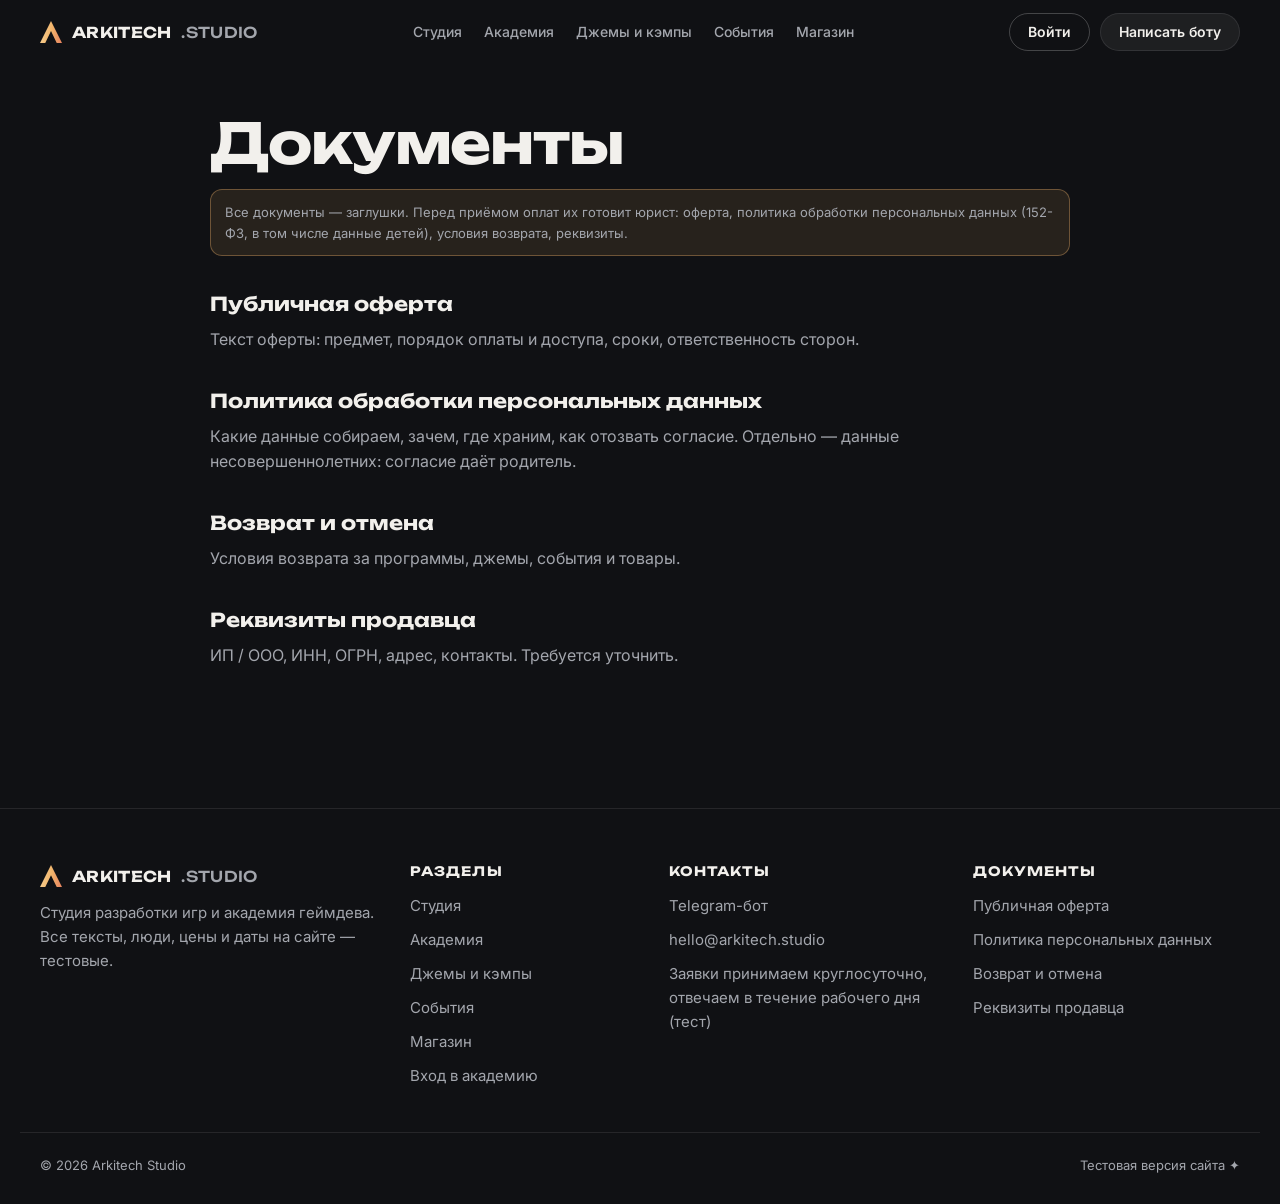
<file: docs.html>
<!DOCTYPE html>
<html lang="ru">
<head>
  <meta charset="utf-8">
  <meta name="viewport" content="width=device-width, initial-scale=1, viewport-fit=cover">
  <title>Документы — Arkitech Studio</title>
  <meta name="description" content="Оферта, политика персональных данных и реквизиты. Тестовая версия.">
  <meta name="theme-color" content="#101114">
  <link rel="canonical" href="https://arkitech.studio/docs.html">
  <meta property="og:type" content="website">
  <meta property="og:locale" content="ru_RU">
  <meta property="og:site_name" content="Arkitech Studio">
  <meta property="og:title" content="Документы — Arkitech Studio">
  <meta property="og:description" content="Оферта, политика персональных данных и реквизиты. Тестовая версия.">
  <meta property="og:image" content="https://arkitech.studio/assets/img/og.png">
  <meta name="twitter:card" content="summary_large_image">
  <link rel="icon" href="favicon.svg" type="image/svg+xml">
  <link rel="apple-touch-icon" href="assets/img/apple-touch-icon.png">
  <link rel="preconnect" href="https://fonts.googleapis.com">
  <link rel="preconnect" href="https://fonts.gstatic.com" crossorigin>
  <link href="https://fonts.googleapis.com/css2?family=Inter:wght@400;500;600&family=Unbounded:wght@500;700;900&display=swap" rel="stylesheet">
  <link rel="stylesheet" href="css/style.css">
  <script>document.documentElement.classList.add('js');</script>
</head>
<body data-page="docs">
  <header id="header"></header>
  <main id="top">
    <section class="section section--tight section--top">
      <div class="container container--narrow prose">
        <h1 class="title">Документы</h1>
        <p class="note">Все документы — заглушки. Перед приёмом оплат их готовит юрист: оферта, политика обработки персональных данных (152-ФЗ, в том числе данные детей), условия возврата, реквизиты.</p>
        <h2 id="offer">Публичная оферта</h2><p>Текст оферты: предмет, порядок оплаты и доступа, сроки, ответственность сторон.</p>
        <h2 id="privacy">Политика обработки персональных данных</h2><p>Какие данные собираем, зачем, где храним, как отозвать согласие. Отдельно — данные несовершеннолетних: согласие даёт родитель.</p>
        <h2 id="refund">Возврат и отмена</h2><p>Условия возврата за программы, джемы, события и товары.</p>
        <h2 id="seller">Реквизиты продавца</h2><p>ИП / ООО, ИНН, ОГРН, адрес, контакты. Требуется уточнить.</p>
      </div>
    </section>
  </main>
  <footer id="footer"></footer>

  <!-- Порядок важен: настройки → данные → каркас → страницы → эффекты -->
  <script src="js/config.js"></script>
  <script src="data/programs.js"></script>
  <script src="data/mentors.js"></script>
  <script src="data/jams.js"></script>
  <script src="data/events.js"></script>
  <script src="data/products.js"></script>
  <script src="js/layout.js"></script>
  <script src="js/pages.js"></script>
  <script src="js/main.js"></script>
</body>
</html>
</file>
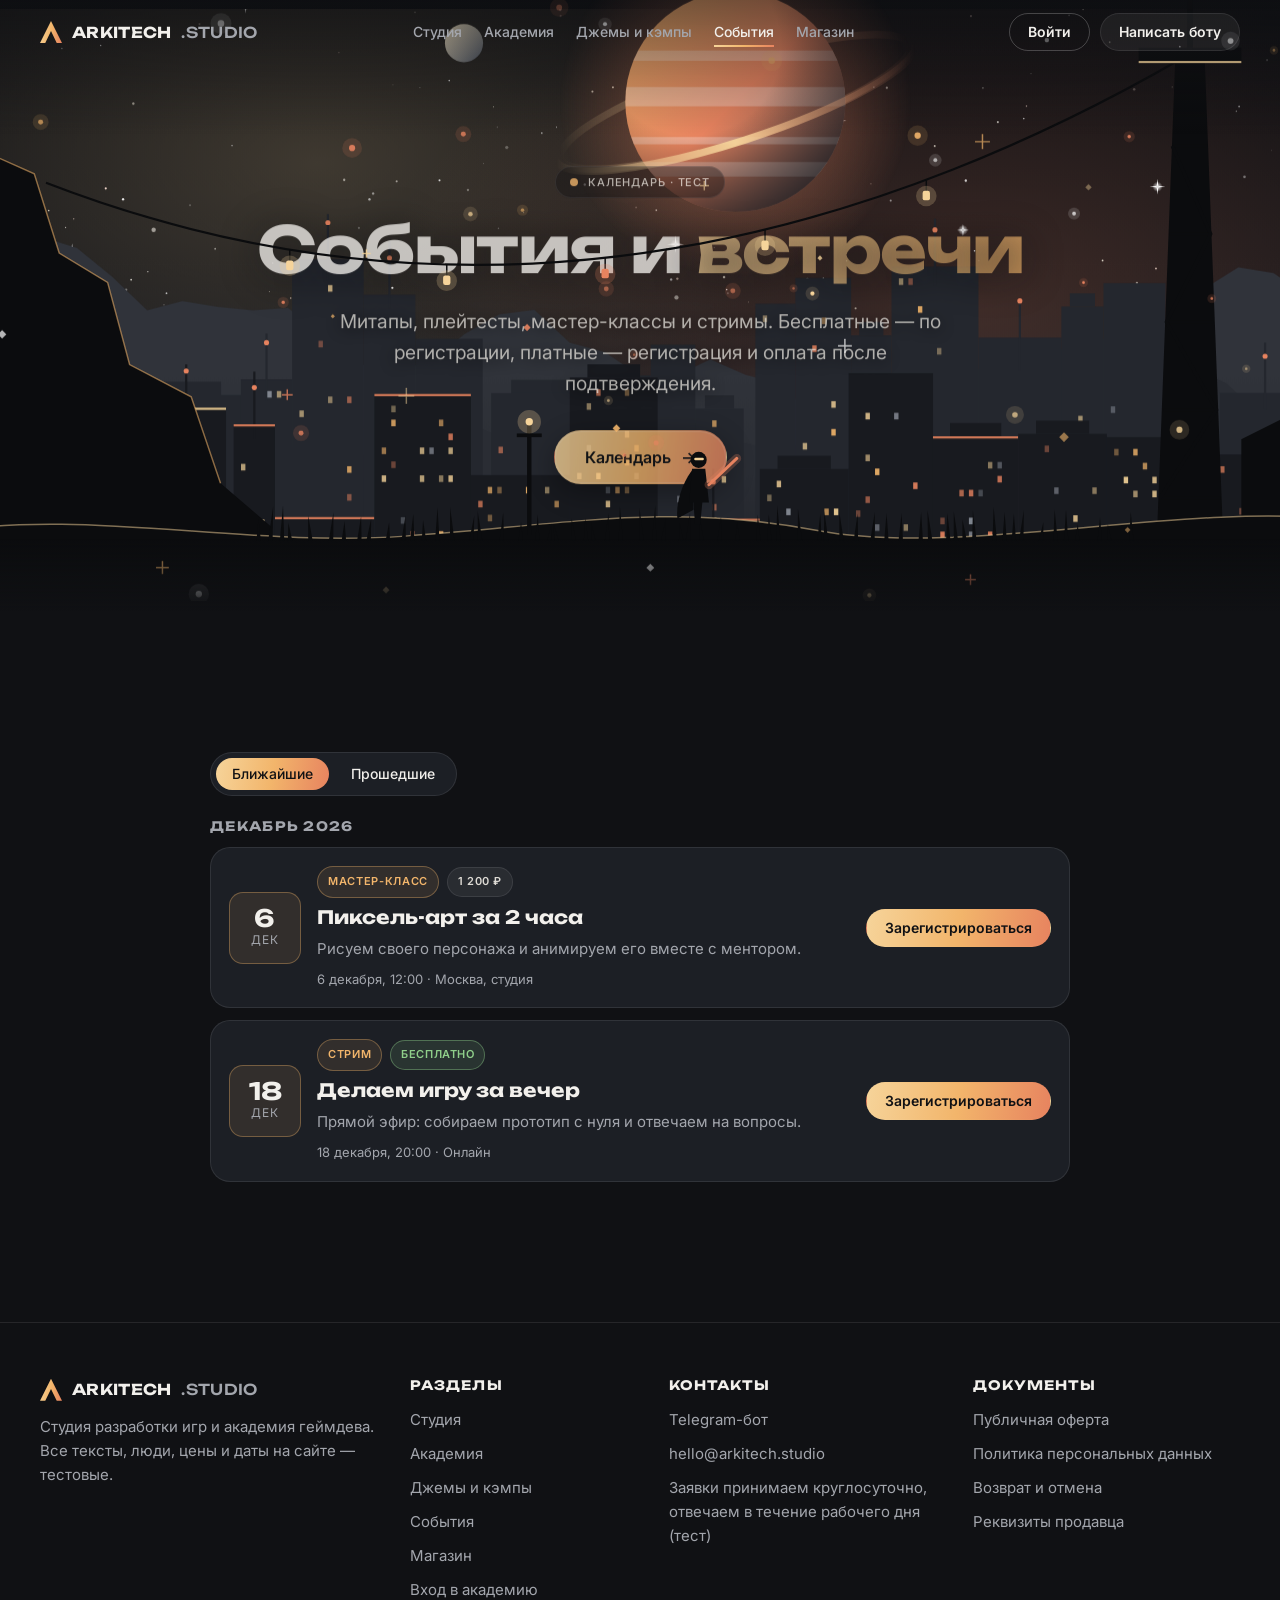
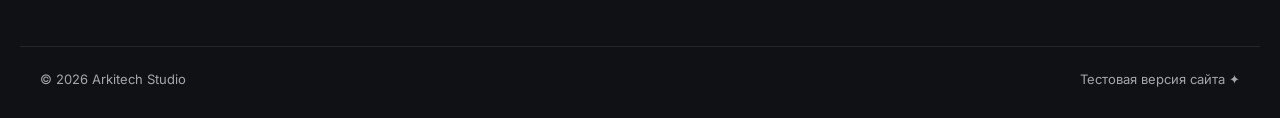
<file: events.html>
<!DOCTYPE html>
<html lang="ru">
<head>
  <meta charset="utf-8">
  <meta name="viewport" content="width=device-width, initial-scale=1, viewport-fit=cover">
  <title>События — Arkitech Studio</title>
  <meta name="description" content="Календарь митапов, плейтестов и мастер-классов Arkitech. Тестовая версия.">
  <meta name="theme-color" content="#101114">
  <link rel="canonical" href="https://arkitech.studio/events.html">
  <meta property="og:type" content="website">
  <meta property="og:locale" content="ru_RU">
  <meta property="og:site_name" content="Arkitech Studio">
  <meta property="og:title" content="События — Arkitech Studio">
  <meta property="og:description" content="Календарь митапов, плейтестов и мастер-классов Arkitech. Тестовая версия.">
  <meta property="og:image" content="https://arkitech.studio/assets/img/og.png">
  <meta name="twitter:card" content="summary_large_image">
  <link rel="icon" href="favicon.svg" type="image/svg+xml">
  <link rel="apple-touch-icon" href="assets/img/apple-touch-icon.png">
  <link rel="preconnect" href="https://fonts.googleapis.com">
  <link rel="preconnect" href="https://fonts.gstatic.com" crossorigin>
  <link href="https://fonts.googleapis.com/css2?family=Inter:wght@400;500;600&family=Unbounded:wght@500;700;900&display=swap" rel="stylesheet">
  <link rel="stylesheet" href="css/style.css">
  <script>document.documentElement.classList.add('js');</script>
</head>
<body data-page="events">
  <header id="header"></header>
  <main id="top">
    <!-- Параллакс-шапка страницы -->
    <section class="hero hero--page scene" data-parallax>
      <img class="layer" data-layer="bg" data-depth="0.05" alt="">
      <img class="layer" data-layer="far" data-depth="0.25" alt="">
      <img class="layer" data-layer="mid" data-depth="0.5" alt="">
      <div class="hero__content container" data-depth="0.35" data-fade>
        <p class="eyebrow"><span class="dot"></span><span>Календарь · тест</span></p>
        <h1 class="hero__title hero__title--page">События и <span class="grad">встречи</span></h1>
        <p class="hero__lead">Митапы, плейтесты, мастер-классы и стримы. Бесплатные — по регистрации, платные — регистрация и оплата после подтверждения.</p>
        <div class="hero__actions"><a class="btn btn--primary btn--big" href="#calendar">Календарь <span class="btn__arrow" aria-hidden="true">→</span></a></div>
      </div>
      <img class="layer" data-layer="fg" data-depth="1" alt="">
      <img class="layer layer--particles" data-layer="particles" data-depth="1.35" alt="">
    </section>

    <section class="section" id="calendar">
      <div class="container container--narrow">
        <div class="tabs reveal" role="tablist" data-tabs>
          <button type="button" role="tab" data-tab="next" aria-selected="true">Ближайшие</button>
          <button type="button" role="tab" data-tab="past" aria-selected="false">Прошедшие</button>
        </div>
        <div data-panel="next"><div class="events" data-render="events"></div></div>
        <div data-panel="past" hidden><div class="events" data-render="events" data-past="true"></div></div>
      </div>
    </section>
  </main>
  <footer id="footer"></footer>

  <!-- Порядок важен: настройки → данные → каркас → страницы → эффекты -->
  <script src="js/config.js"></script>
  <script src="data/programs.js"></script>
  <script src="data/mentors.js"></script>
  <script src="data/jams.js"></script>
  <script src="data/events.js"></script>
  <script src="data/products.js"></script>
  <script src="js/layout.js"></script>
  <script src="js/pages.js"></script>
  <script src="js/main.js"></script>
</body>
</html>
</file>
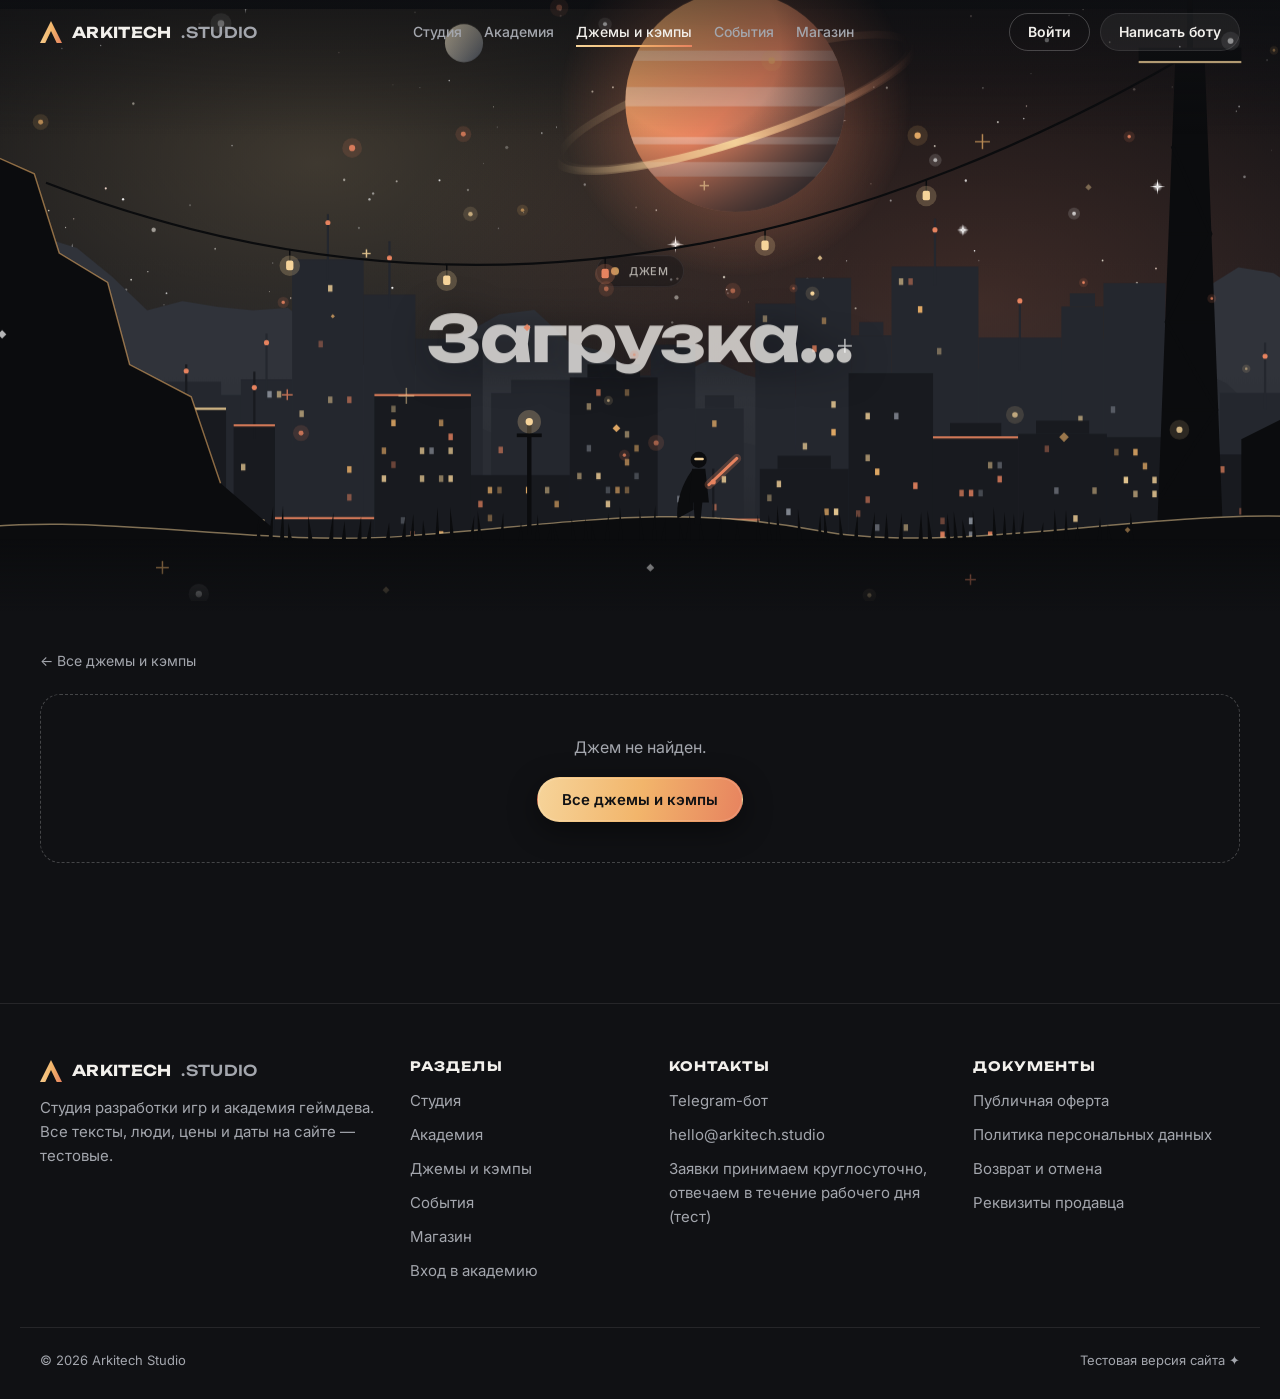
<file: jam.html>
<!DOCTYPE html>
<html lang="ru">
<head>
  <meta charset="utf-8">
  <meta name="viewport" content="width=device-width, initial-scale=1, viewport-fit=cover">
  <title>Джем — Arkitech Studio</title>
  <meta name="description" content="Джем или кэмп Arkitech. Тестовая версия.">
  <meta name="theme-color" content="#101114">
  <link rel="canonical" href="https://arkitech.studio/jam.html">
  <meta property="og:type" content="website">
  <meta property="og:locale" content="ru_RU">
  <meta property="og:site_name" content="Arkitech Studio">
  <meta property="og:title" content="Джем — Arkitech Studio">
  <meta property="og:description" content="Джем или кэмп Arkitech. Тестовая версия.">
  <meta property="og:image" content="https://arkitech.studio/assets/img/og.png">
  <meta name="twitter:card" content="summary_large_image">
  <link rel="icon" href="favicon.svg" type="image/svg+xml">
  <link rel="apple-touch-icon" href="assets/img/apple-touch-icon.png">
  <link rel="preconnect" href="https://fonts.googleapis.com">
  <link rel="preconnect" href="https://fonts.gstatic.com" crossorigin>
  <link href="https://fonts.googleapis.com/css2?family=Inter:wght@400;500;600&family=Unbounded:wght@500;700;900&display=swap" rel="stylesheet">
  <link rel="stylesheet" href="css/style.css">
  <script>document.documentElement.classList.add('js');</script>
</head>
<body data-page="jams">
  <header id="header"></header>
  <main id="top">
    <!-- Параллакс-шапка страницы -->
    <section class="hero hero--page scene" data-parallax>
      <img class="layer" data-layer="bg" data-depth="0.05" alt="">
      <img class="layer" data-layer="far" data-depth="0.25" alt="">
      <img class="layer" data-layer="mid" data-depth="0.5" alt="">
      <div class="hero__content container" data-depth="0.35" data-fade>
        <p class="eyebrow"><span class="dot"></span><span data-hero="eyebrow">Джем</span></p>
        <h1 class="hero__title hero__title--page" data-hero="title">Загрузка…</h1>
        <p class="hero__lead" data-hero="lead"></p>
        
      </div>
      <img class="layer" data-layer="fg" data-depth="1" alt="">
      <img class="layer layer--particles" data-layer="particles" data-depth="1.35" alt="">
    </section>

    <section class="section section--tight">
      <div class="container">
        <a class="back" href="jams.html#list">← Все джемы и кэмпы</a>
        <div data-render="jam"></div>
      </div>
    </section>
  </main>
  <footer id="footer"></footer>

  <!-- Порядок важен: настройки → данные → каркас → страницы → эффекты -->
  <script src="js/config.js"></script>
  <script src="data/programs.js"></script>
  <script src="data/mentors.js"></script>
  <script src="data/jams.js"></script>
  <script src="data/events.js"></script>
  <script src="data/products.js"></script>
  <script src="js/layout.js"></script>
  <script src="js/pages.js"></script>
  <script src="js/main.js"></script>
</body>
</html>
</file>
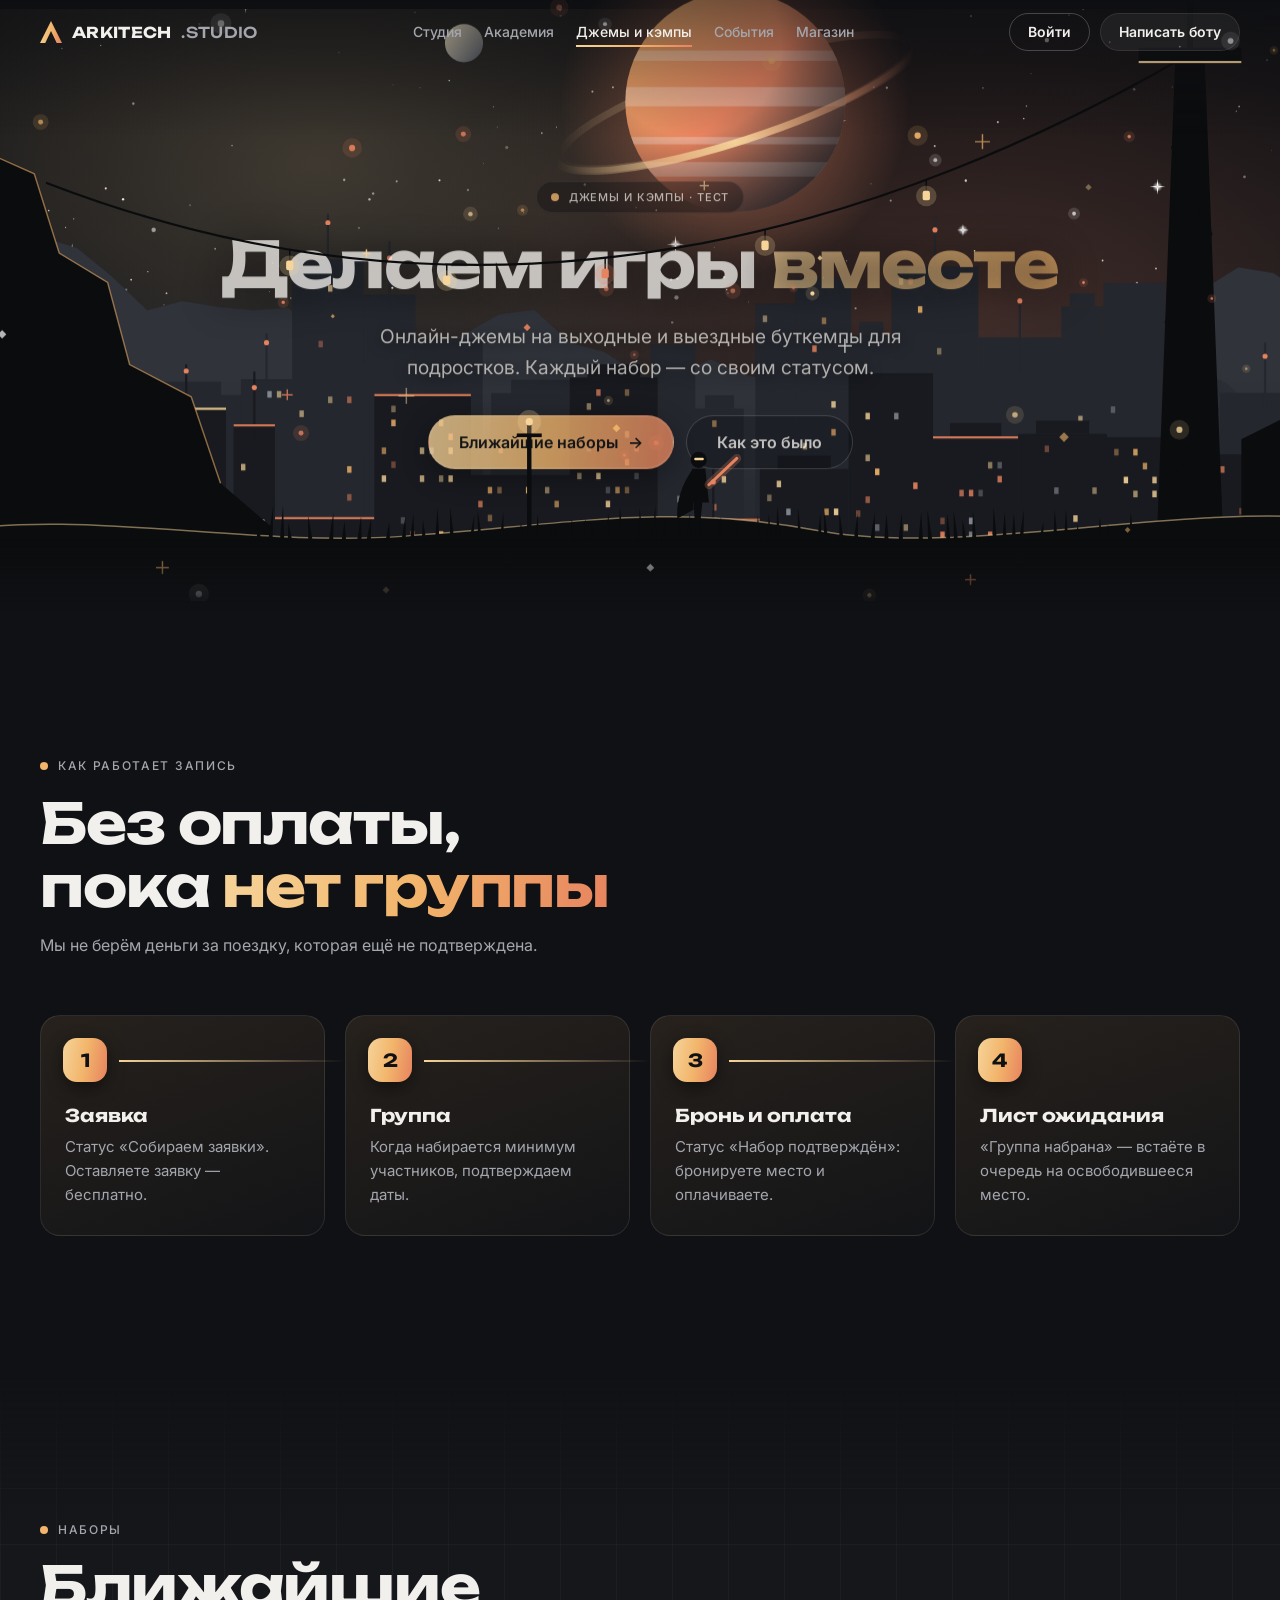
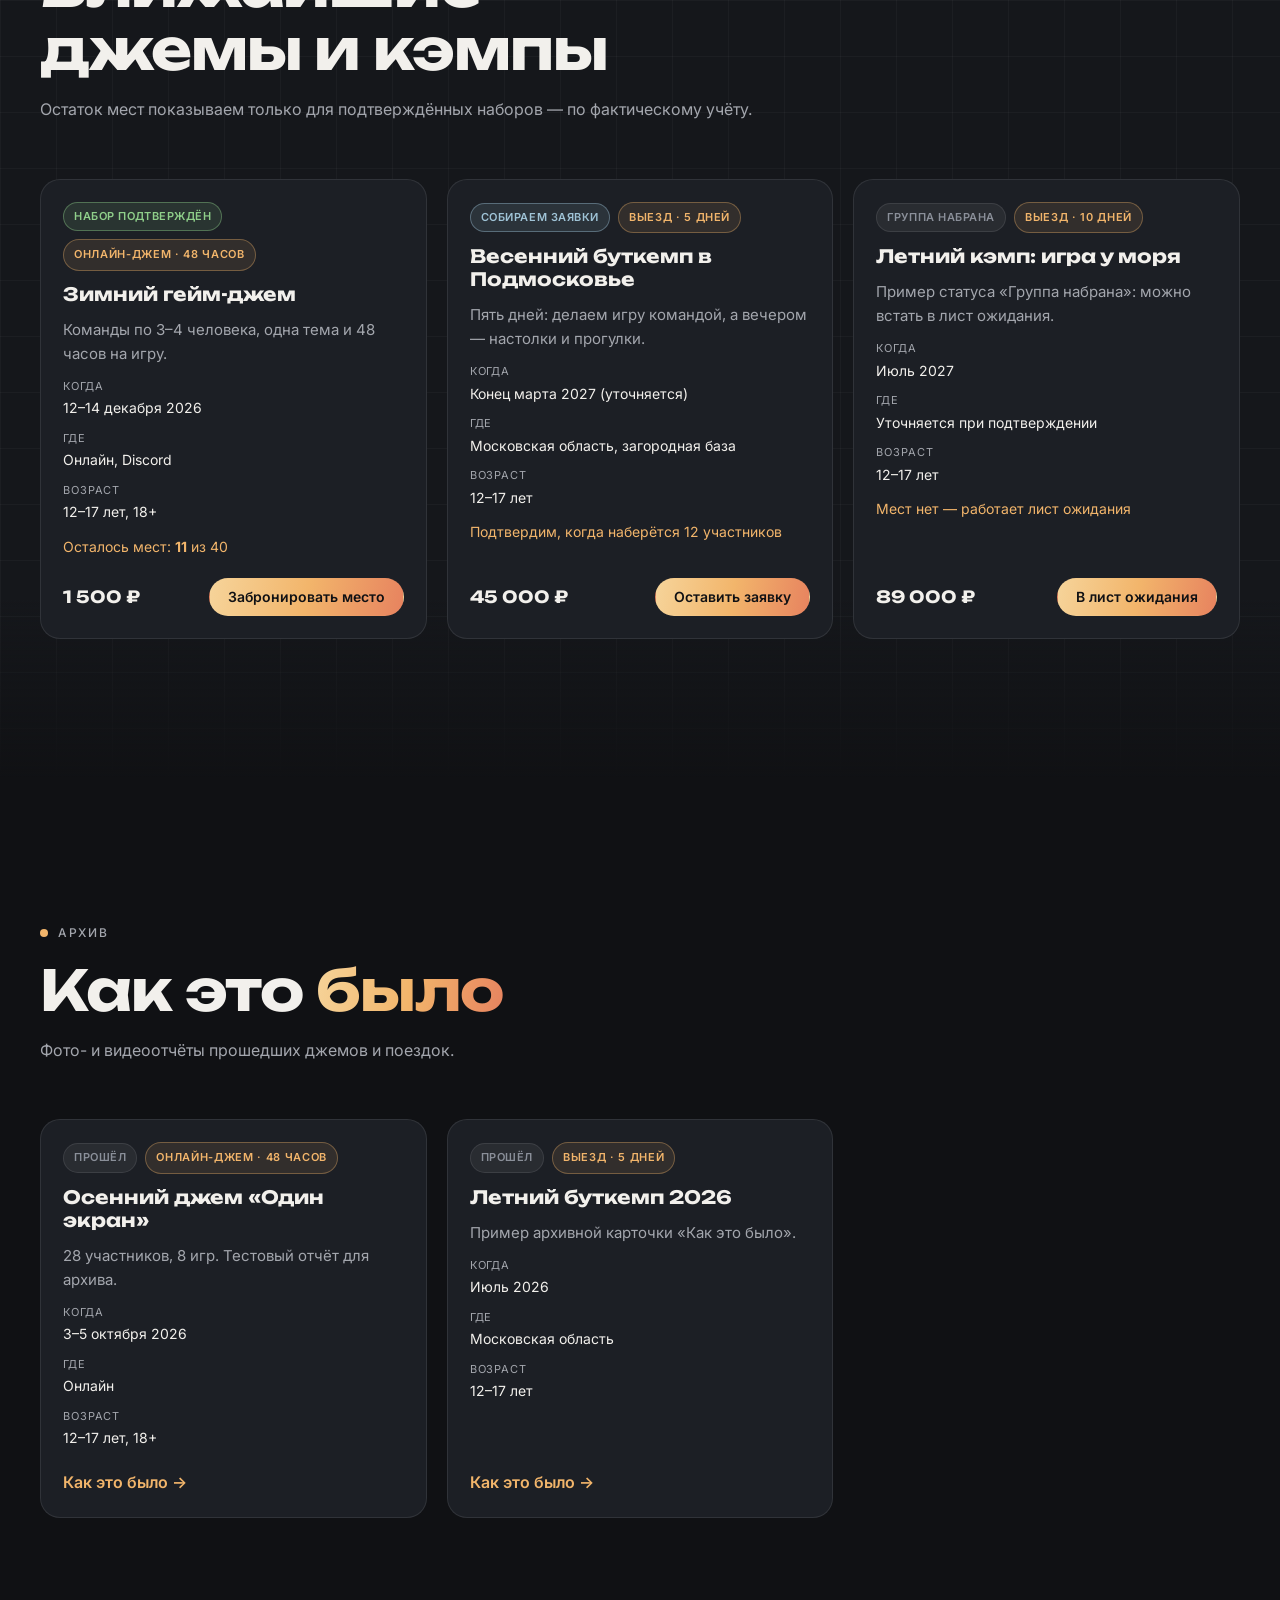
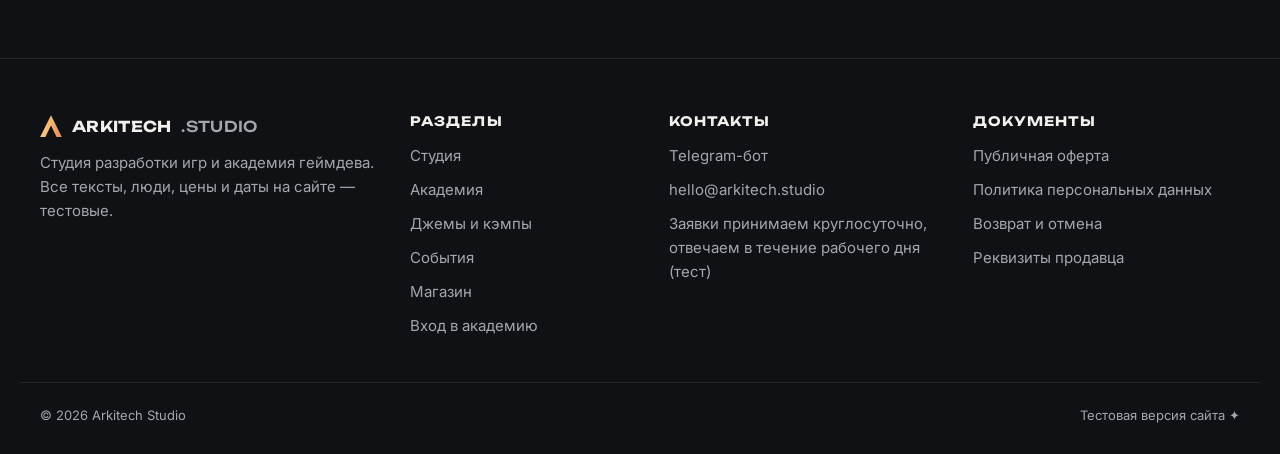
<file: jams.html>
<!DOCTYPE html>
<html lang="ru">
<head>
  <meta charset="utf-8">
  <meta name="viewport" content="width=device-width, initial-scale=1, viewport-fit=cover">
  <title>Джемы и кэмпы — Arkitech Studio</title>
  <meta name="description" content="Онлайн-джемы и выездные буткемпы по разработке игр. Тестовая версия.">
  <meta name="theme-color" content="#101114">
  <link rel="canonical" href="https://arkitech.studio/jams.html">
  <meta property="og:type" content="website">
  <meta property="og:locale" content="ru_RU">
  <meta property="og:site_name" content="Arkitech Studio">
  <meta property="og:title" content="Джемы и кэмпы — Arkitech Studio">
  <meta property="og:description" content="Онлайн-джемы и выездные буткемпы по разработке игр. Тестовая версия.">
  <meta property="og:image" content="https://arkitech.studio/assets/img/og.png">
  <meta name="twitter:card" content="summary_large_image">
  <link rel="icon" href="favicon.svg" type="image/svg+xml">
  <link rel="apple-touch-icon" href="assets/img/apple-touch-icon.png">
  <link rel="preconnect" href="https://fonts.googleapis.com">
  <link rel="preconnect" href="https://fonts.gstatic.com" crossorigin>
  <link href="https://fonts.googleapis.com/css2?family=Inter:wght@400;500;600&family=Unbounded:wght@500;700;900&display=swap" rel="stylesheet">
  <link rel="stylesheet" href="css/style.css">
  <script>document.documentElement.classList.add('js');</script>
</head>
<body data-page="jams">
  <header id="header"></header>
  <main id="top">
    <!-- Параллакс-шапка страницы -->
    <section class="hero hero--page scene" data-parallax>
      <img class="layer" data-layer="bg" data-depth="0.05" alt="">
      <img class="layer" data-layer="far" data-depth="0.25" alt="">
      <img class="layer" data-layer="mid" data-depth="0.5" alt="">
      <div class="hero__content container" data-depth="0.35" data-fade>
        <p class="eyebrow"><span class="dot"></span><span>Джемы и кэмпы · тест</span></p>
        <h1 class="hero__title hero__title--page">Делаем игры <span class="grad">вместе</span></h1>
        <p class="hero__lead">Онлайн-джемы на выходные и выездные буткемпы для подростков. Каждый набор — со своим статусом.</p>
        <div class="hero__actions"><a class="btn btn--primary btn--big" href="#list">Ближайшие наборы <span class="btn__arrow" aria-hidden="true">→</span></a><a class="btn btn--ghost btn--big" href="#archive">Как это было</a></div>
      </div>
      <img class="layer" data-layer="fg" data-depth="1" alt="">
      <img class="layer layer--particles" data-layer="particles" data-depth="1.35" alt="">
    </section>

    <section class="section" id="how">
      <div class="container">
        <div class="section__head reveal">
          <p class="eyebrow"><span class="dot"></span>Как работает запись</p>
          <h2 class="title">Без оплаты, пока <span class="grad">нет группы</span></h2>
          <p class="section__lead">Мы не берём деньги за поездку, которая ещё не подтверждена.</p>
        </div>
        <ol class="steps">
          <li class="step reveal"><span class="step__num">1</span><h3>Заявка</h3><p>Статус «Собираем заявки». Оставляете заявку — бесплатно.</p></li>
          <li class="step reveal"><span class="step__num">2</span><h3>Группа</h3><p>Когда набирается минимум участников, подтверждаем даты.</p></li>
          <li class="step reveal"><span class="step__num">3</span><h3>Бронь и оплата</h3><p>Статус «Набор подтверждён»: бронируете место и оплачиваете.</p></li>
          <li class="step reveal"><span class="step__num">4</span><h3>Лист ожидания</h3><p>«Группа набрана» — встаёте в очередь на освободившееся место.</p></li>
        </ol>
      </div>
    </section>

    <!-- ============ НАБОРЫ (данные: data/jams.js) ============ -->
    <section class="section section--alt" id="list">
      <div class="container">
        <div class="section__head reveal">
          <p class="eyebrow"><span class="dot"></span>Наборы</p>
          <h2 class="title">Ближайшие джемы и кэмпы</h2>
          <p class="section__lead">Остаток мест показываем только для подтверждённых наборов — по фактическому учёту.</p>
        </div>
        <div class="grid" data-render="jams"></div>
      </div>
    </section>

    <!-- ============ АРХИВ ============ -->
    <section class="section" id="archive">
      <div class="container">
        <div class="section__head reveal">
          <p class="eyebrow"><span class="dot"></span>Архив</p>
          <h2 class="title">Как это <span class="grad">было</span></h2>
          <p class="section__lead">Фото- и видеоотчёты прошедших джемов и поездок.</p>
        </div>
        <div class="grid" data-render="jams-archive"></div>
      </div>
    </section>
  </main>
  <footer id="footer"></footer>

  <!-- Порядок важен: настройки → данные → каркас → страницы → эффекты -->
  <script src="js/config.js"></script>
  <script src="data/programs.js"></script>
  <script src="data/mentors.js"></script>
  <script src="data/jams.js"></script>
  <script src="data/events.js"></script>
  <script src="data/products.js"></script>
  <script src="js/layout.js"></script>
  <script src="js/pages.js"></script>
  <script src="js/main.js"></script>
</body>
</html>
</file>
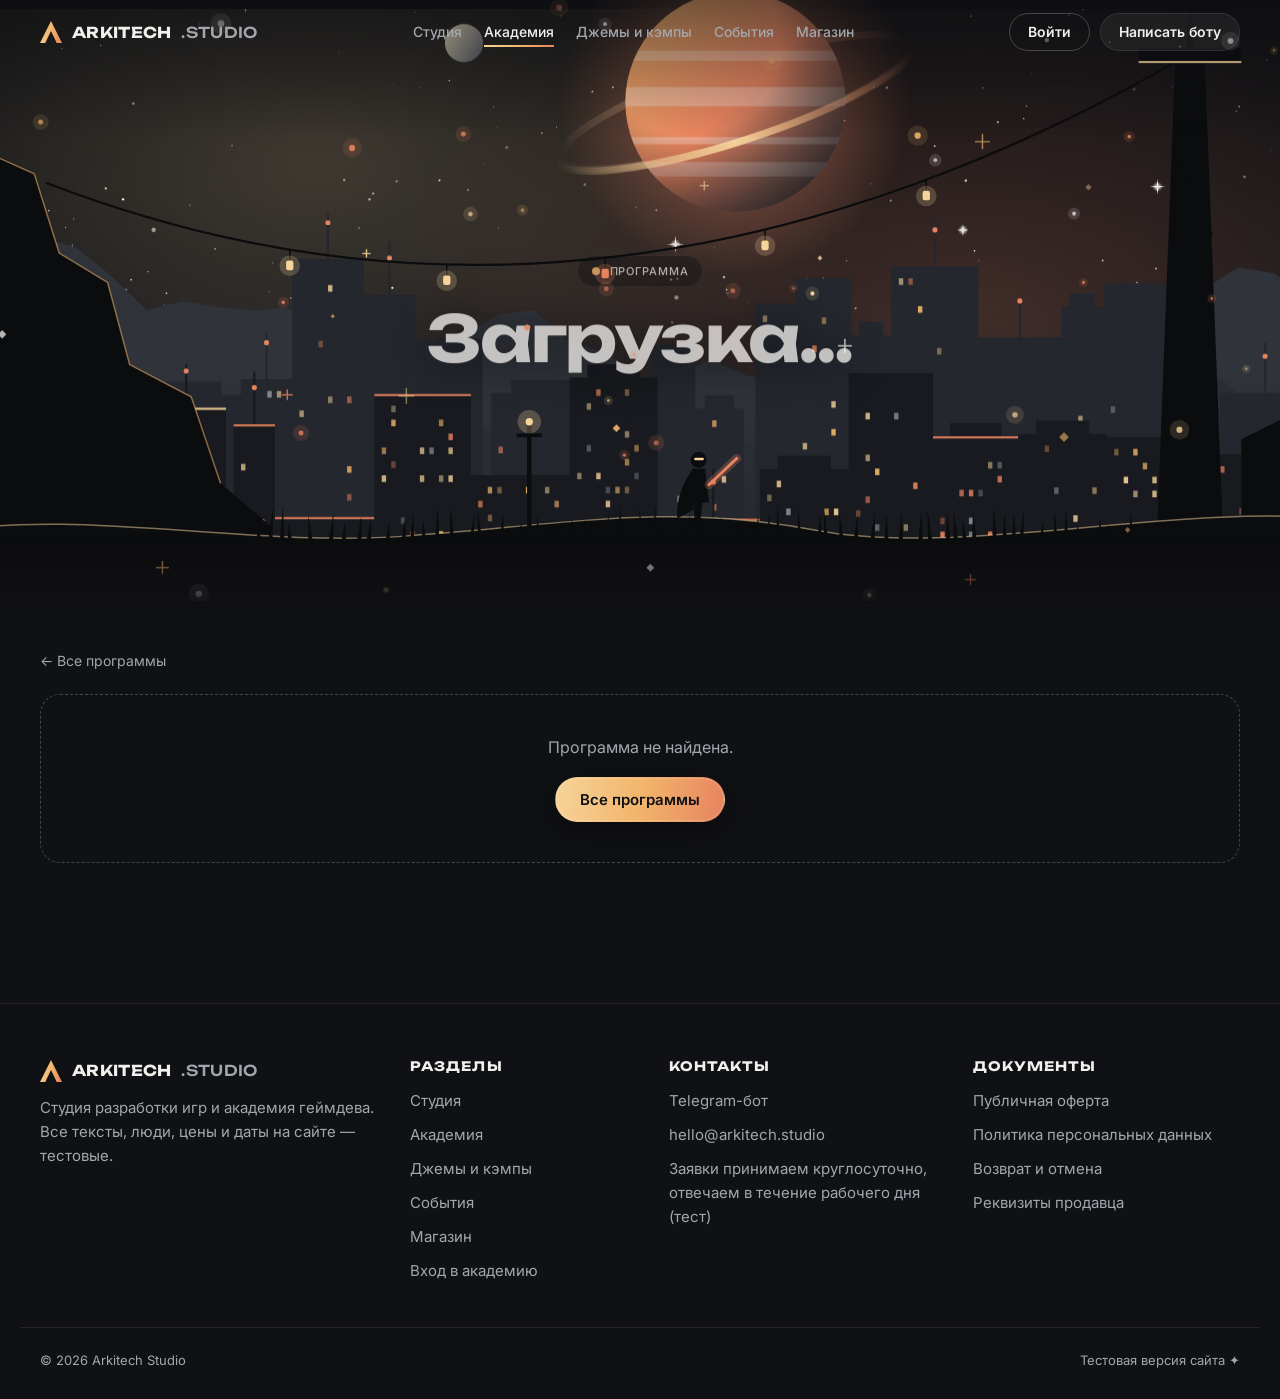
<file: program.html>
<!DOCTYPE html>
<html lang="ru">
<head>
  <meta charset="utf-8">
  <meta name="viewport" content="width=device-width, initial-scale=1, viewport-fit=cover">
  <title>Программа — Академия Arkitech</title>
  <meta name="description" content="Программа академии Arkitech. Тестовая версия.">
  <meta name="theme-color" content="#101114">
  <link rel="canonical" href="https://arkitech.studio/program.html">
  <meta property="og:type" content="website">
  <meta property="og:locale" content="ru_RU">
  <meta property="og:site_name" content="Arkitech Studio">
  <meta property="og:title" content="Программа — Академия Arkitech">
  <meta property="og:description" content="Программа академии Arkitech. Тестовая версия.">
  <meta property="og:image" content="https://arkitech.studio/assets/img/og.png">
  <meta name="twitter:card" content="summary_large_image">
  <link rel="icon" href="favicon.svg" type="image/svg+xml">
  <link rel="apple-touch-icon" href="assets/img/apple-touch-icon.png">
  <link rel="preconnect" href="https://fonts.googleapis.com">
  <link rel="preconnect" href="https://fonts.gstatic.com" crossorigin>
  <link href="https://fonts.googleapis.com/css2?family=Inter:wght@400;500;600&family=Unbounded:wght@500;700;900&display=swap" rel="stylesheet">
  <link rel="stylesheet" href="css/style.css">
  <script>document.documentElement.classList.add('js');</script>
</head>
<body data-page="academy">
  <header id="header"></header>
  <main id="top">
    <!-- Параллакс-шапка страницы -->
    <section class="hero hero--page scene" data-parallax>
      <img class="layer" data-layer="bg" data-depth="0.05" alt="">
      <img class="layer" data-layer="far" data-depth="0.25" alt="">
      <img class="layer" data-layer="mid" data-depth="0.5" alt="">
      <div class="hero__content container" data-depth="0.35" data-fade>
        <p class="eyebrow"><span class="dot"></span><span data-hero="eyebrow">Программа</span></p>
        <h1 class="hero__title hero__title--page" data-hero="title">Загрузка…</h1>
        <p class="hero__lead" data-hero="lead"></p>
        
      </div>
      <img class="layer" data-layer="fg" data-depth="1" alt="">
      <img class="layer layer--particles" data-layer="particles" data-depth="1.35" alt="">
    </section>

    <section class="section section--tight">
      <div class="container">
        <a class="back" href="academy.html#catalog">← Все программы</a>
        <div data-render="program"></div>
      </div>
    </section>
  </main>
  <footer id="footer"></footer>

  <!-- Порядок важен: настройки → данные → каркас → страницы → эффекты -->
  <script src="js/config.js"></script>
  <script src="data/programs.js"></script>
  <script src="data/mentors.js"></script>
  <script src="data/jams.js"></script>
  <script src="data/events.js"></script>
  <script src="data/products.js"></script>
  <script src="js/layout.js"></script>
  <script src="js/pages.js"></script>
  <script src="js/main.js"></script>
</body>
</html>
</file>
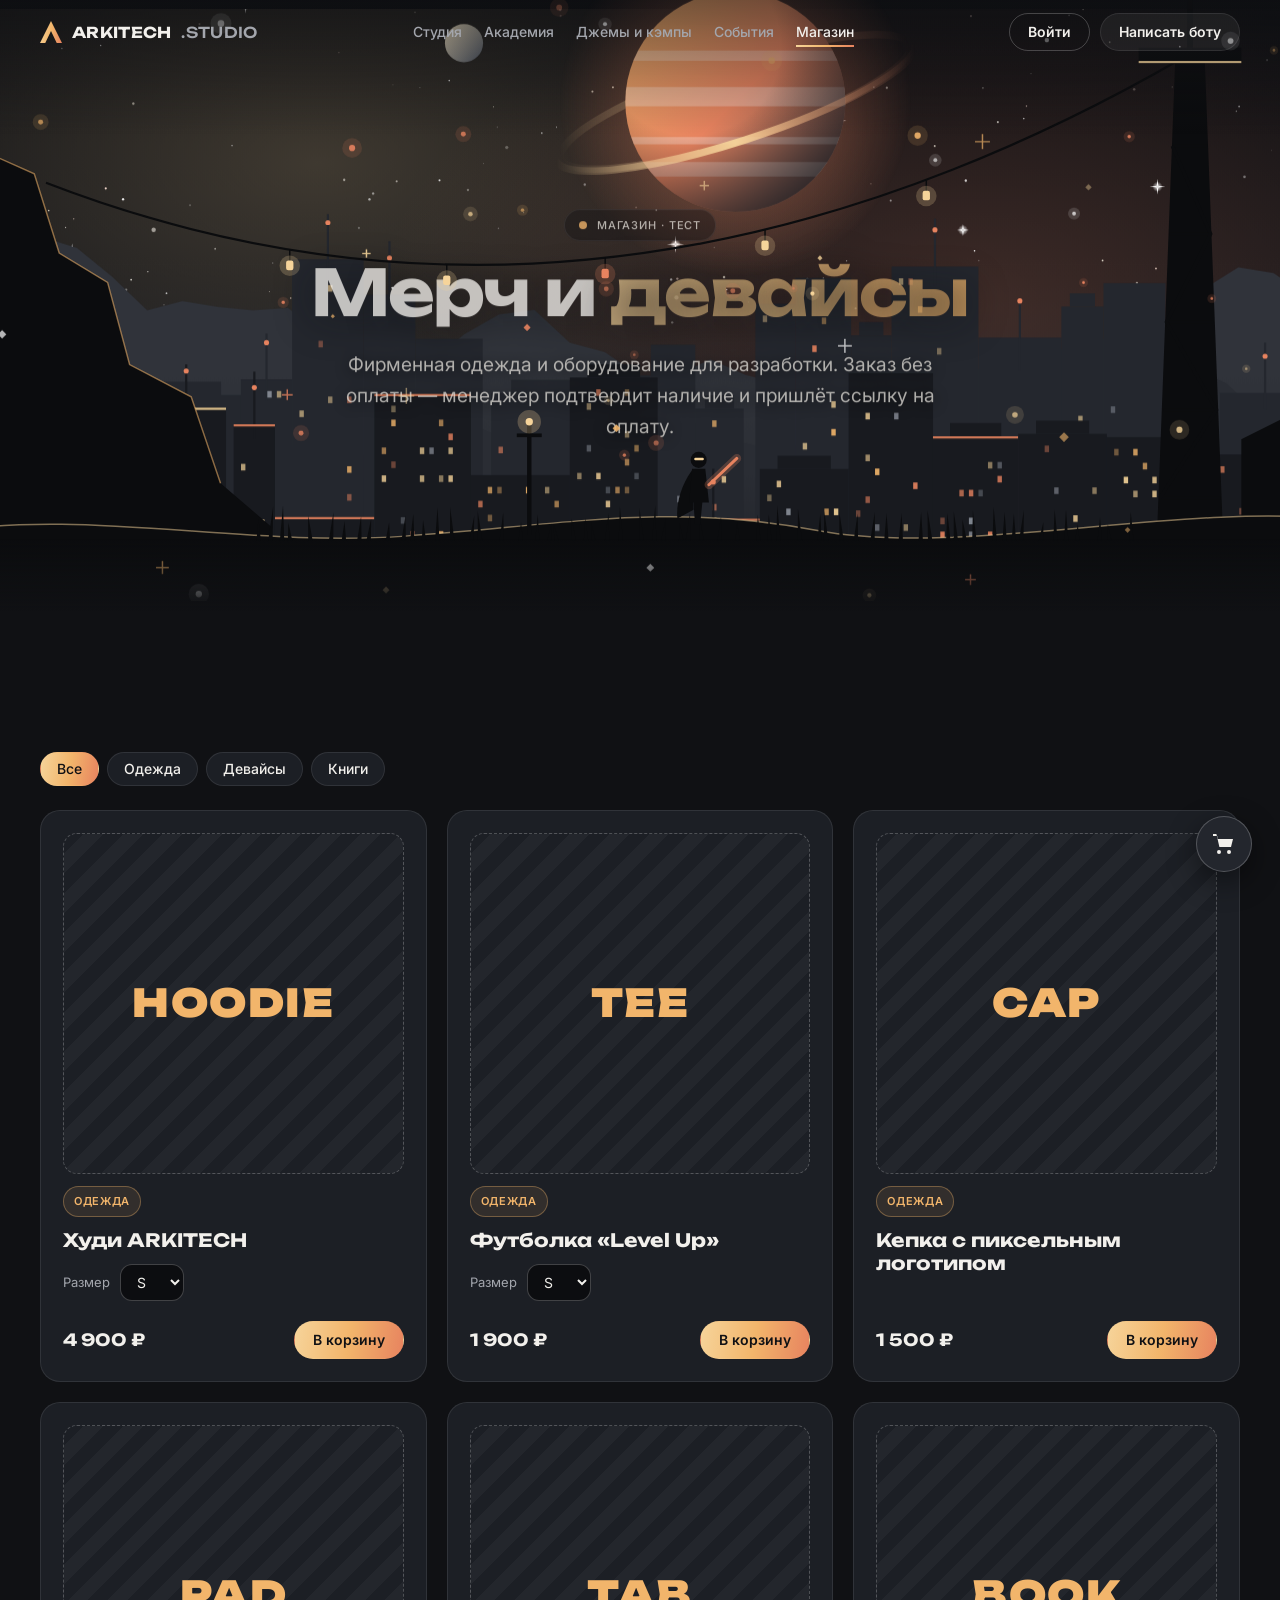
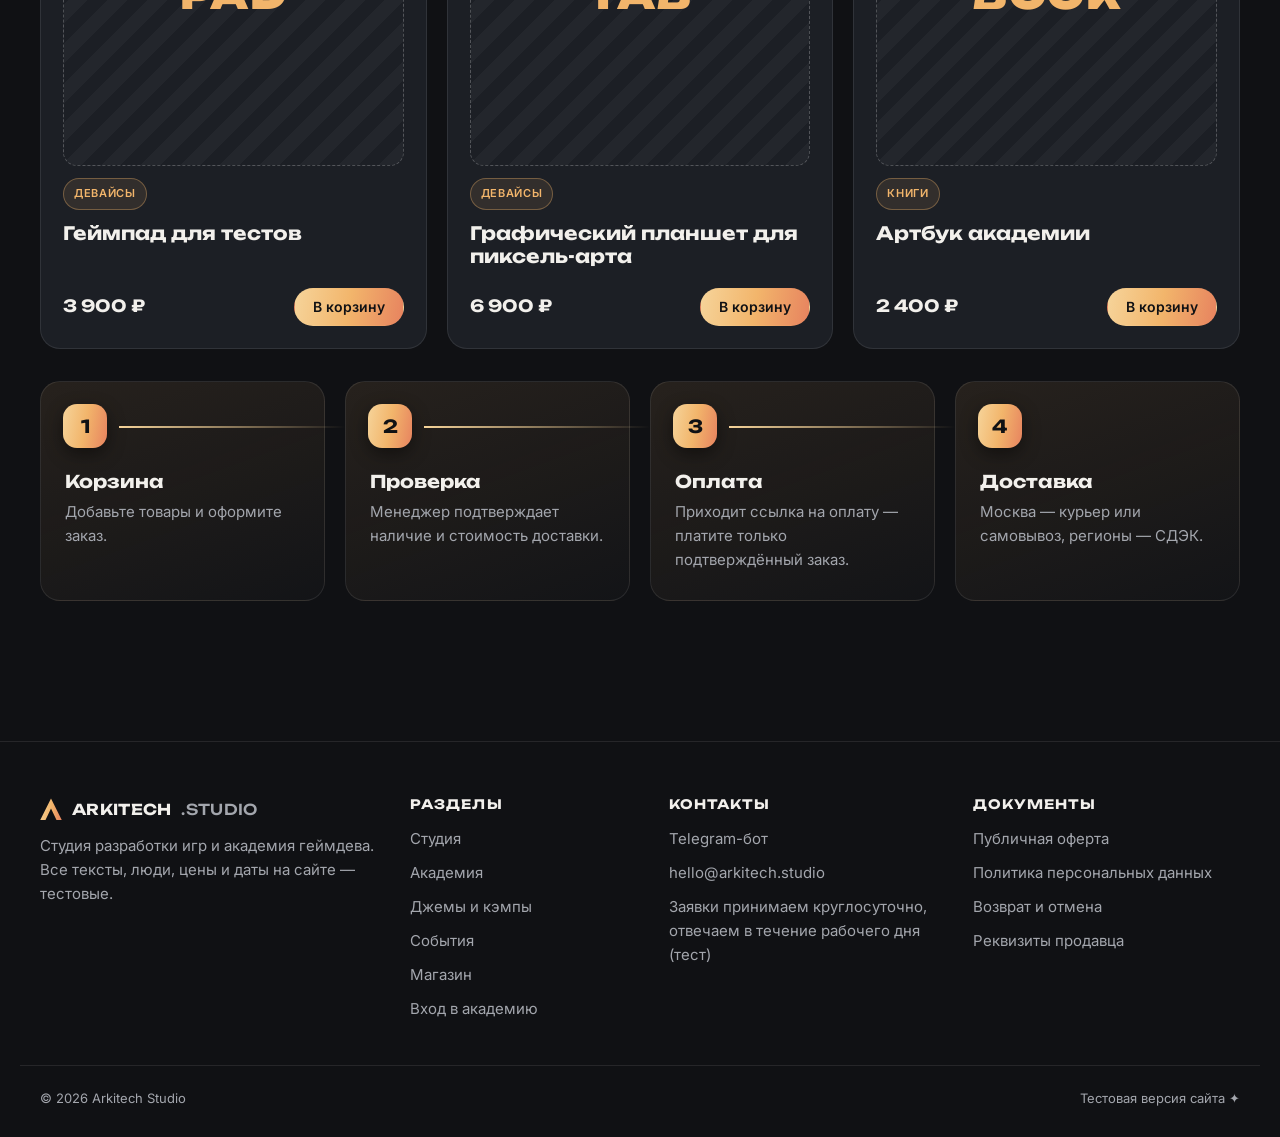
<file: shop.html>
<!DOCTYPE html>
<html lang="ru">
<head>
  <meta charset="utf-8">
  <meta name="viewport" content="width=device-width, initial-scale=1, viewport-fit=cover">
  <title>Магазин — Arkitech Studio</title>
  <meta name="description" content="Мерч и оборудование Arkitech. Тестовая версия.">
  <meta name="theme-color" content="#101114">
  <link rel="canonical" href="https://arkitech.studio/shop.html">
  <meta property="og:type" content="website">
  <meta property="og:locale" content="ru_RU">
  <meta property="og:site_name" content="Arkitech Studio">
  <meta property="og:title" content="Магазин — Arkitech Studio">
  <meta property="og:description" content="Мерч и оборудование Arkitech. Тестовая версия.">
  <meta property="og:image" content="https://arkitech.studio/assets/img/og.png">
  <meta name="twitter:card" content="summary_large_image">
  <link rel="icon" href="favicon.svg" type="image/svg+xml">
  <link rel="apple-touch-icon" href="assets/img/apple-touch-icon.png">
  <link rel="preconnect" href="https://fonts.googleapis.com">
  <link rel="preconnect" href="https://fonts.gstatic.com" crossorigin>
  <link href="https://fonts.googleapis.com/css2?family=Inter:wght@400;500;600&family=Unbounded:wght@500;700;900&display=swap" rel="stylesheet">
  <link rel="stylesheet" href="css/style.css">
  <script>document.documentElement.classList.add('js');</script>
</head>
<body data-page="shop">
  <header id="header"></header>
  <main id="top">
    <!-- Параллакс-шапка страницы -->
    <section class="hero hero--page scene" data-parallax>
      <img class="layer" data-layer="bg" data-depth="0.05" alt="">
      <img class="layer" data-layer="far" data-depth="0.25" alt="">
      <img class="layer" data-layer="mid" data-depth="0.5" alt="">
      <div class="hero__content container" data-depth="0.35" data-fade>
        <p class="eyebrow"><span class="dot"></span><span>Магазин · тест</span></p>
        <h1 class="hero__title hero__title--page">Мерч и <span class="grad">девайсы</span></h1>
        <p class="hero__lead">Фирменная одежда и оборудование для разработки. Заказ без оплаты — менеджер подтвердит наличие и пришлёт ссылку на оплату.</p>
        
      </div>
      <img class="layer" data-layer="fg" data-depth="1" alt="">
      <img class="layer layer--particles" data-layer="particles" data-depth="1.35" alt="">
    </section>

    <section class="section" id="catalog">
      <div class="container">
        <div class="filters reveal" data-render="shop-filters"></div>
        <div class="grid grid--shop" data-render="shop"></div>
        <ol class="steps steps--compact">
          <li class="step reveal"><span class="step__num">1</span><h3>Корзина</h3><p>Добавьте товары и оформите заказ.</p></li>
          <li class="step reveal"><span class="step__num">2</span><h3>Проверка</h3><p>Менеджер подтверждает наличие и стоимость доставки.</p></li>
          <li class="step reveal"><span class="step__num">3</span><h3>Оплата</h3><p>Приходит ссылка на оплату — платите только подтверждённый заказ.</p></li>
          <li class="step reveal"><span class="step__num">4</span><h3>Доставка</h3><p>Москва — курьер или самовывоз, регионы — СДЭК.</p></li>
        </ol>
      </div>
    </section>
  </main>
  <footer id="footer"></footer>

  <!-- Порядок важен: настройки → данные → каркас → страницы → эффекты -->
  <script src="js/config.js"></script>
  <script src="data/programs.js"></script>
  <script src="data/mentors.js"></script>
  <script src="data/jams.js"></script>
  <script src="data/events.js"></script>
  <script src="data/products.js"></script>
  <script src="js/layout.js"></script>
  <script src="js/pages.js"></script>
  <script src="js/main.js"></script>
</body>
</html>
</file>
<file: css/style.css>
/* =====================================================================
   ARKITECH STUDIO — стили
   Все цвета, шрифты и размеры вынесены в переменные ниже.
   Меняйте оформление здесь, а не по всему файлу.
   ===================================================================== */
:root {
  /* Цвета — спокойная тема: графит + тёплый акцент */
  --bg: #101114;            /* основной фон */
  --bg-rgb: 16 17 20;       /* тот же фон в виде чисел — для полупрозрачных подложек */
  --bg-alt: #15171b;        /* фон чередующихся секций */
  --surface: #1c1f25;       /* карточки */
  --surface-hover: #23262d; /* карточка при наведении */
  --border: rgba(255, 255, 255, .09);
  --text: #f2f0ec;          /* основной текст */
  --text-soft: #dedbd5;     /* текст поверх картинок */
  --muted: #a3a6ad;         /* второстепенный текст */
  --ink: #101114;           /* текст на акцентных кнопках */
  --accent: #f2b56b;        /* основной акцент (янтарь) */
  --accent-2: #e7835f;      /* второй акцент (терракота) */
  --accent-3: #f6d49a;      /* светлый акцент (песок) */
  --accent-soft: rgba(242, 181, 107, .1);   /* заливка плашек */
  --accent-line: rgba(242, 181, 107, .35);  /* обводка плашек */
  --grid: rgba(255, 255, 255, .03);         /* сетка на фоне секций */
  --shadow: rgba(0, 0, 0, .45);             /* мягкая тень вместо неонового свечения */
  --scene-top: #0c0d10;     /* фон сцен параллакса, пока не загрузились слои */
  --scene-bottom: #24262c;
  --grad: linear-gradient(100deg, var(--accent-3), var(--accent) 50%, var(--accent-2));
  --ok: #8fcf8a;            /* статус «подтверждён», «бесплатно» */
  --info: #9fc3d6;          /* статус «собираем заявки» */
  --off: #8a8f99;           /* статус «набрано», «прошло» */
  --border-strong: rgba(255, 255, 255, .22);
  --field-bg: #0c0d10;      /* фон полей ввода */
  --backdrop: rgba(0, 0, 0, .62);  /* затемнение под окном */

  /* Шрифты */
  --font-display: "Unbounded", "Arial Black", system-ui, sans-serif;
  --font-body: "Inter", system-ui, -apple-system, "Segoe UI", sans-serif;

  /* Размеры */
  --container: 1200px;
  --gutter: 20px;
  --radius: 20px;
  --header-h: 64px;
  --section-pad: clamp(72px, 11vw, 140px);
  --ease: cubic-bezier(.2, .7, .2, 1);
}

/* ---------- База ---------- */
*, *::before, *::after { box-sizing: border-box; }
html { scroll-behavior: smooth; scroll-padding-top: var(--header-h); -webkit-text-size-adjust: 100%; }
body {
  margin: 0; background: var(--bg); color: var(--text);
  font: 400 16px/1.6 var(--font-body);
  -webkit-font-smoothing: antialiased; overflow-x: hidden;
}
img, svg { display: block; max-width: 100%; }
a { color: inherit; text-decoration: none; }
h1, h2, h3, h4, p, ul, ol { margin: 0; padding: 0; }
ul, ol { list-style: none; }
code { font-size: .9em; padding: .1em .4em; border-radius: 6px; background: rgba(255, 255, 255, .08); }
:focus-visible { outline: 2px solid var(--accent); outline-offset: 3px; border-radius: 6px; }
::selection { background: var(--accent-2); color: #fff; }

.container { width: 100%; max-width: calc(var(--container) + var(--gutter) * 2); margin-inline: auto; padding-inline: var(--gutter); }
.grad { background: var(--grad); -webkit-background-clip: text; background-clip: text; color: transparent; }

/* ---------- Типографика ---------- */
.eyebrow {
  display: inline-flex; align-items: center; gap: 10px;
  font: 500 12px/1.3 var(--font-body); letter-spacing: .14em; text-transform: uppercase; color: var(--muted);
  margin-bottom: 18px;
}
.dot { width: 8px; height: 8px; flex: none; border-radius: 50%; background: var(--accent); animation: pulse 2.4s ease-in-out infinite; }
.title { font: 700 clamp(1.7rem, 4.6vw + .4rem, 3.5rem)/1.12 var(--font-display); letter-spacing: -.02em; text-wrap: balance; }
.section { padding-block: var(--section-pad); position: relative; }
.section--alt {
  background:
    linear-gradient(var(--bg), transparent 18%, transparent 82%, var(--bg)),
    linear-gradient(var(--grid) 1px, transparent 1px) 0 0 / 56px 56px,
    linear-gradient(90deg, var(--grid) 1px, transparent 1px) 0 0 / 56px 56px,
    var(--bg-alt);
}
.section__head { max-width: 760px; margin-bottom: clamp(32px, 5vw, 56px); }
.section__lead { margin-top: 16px; color: var(--muted); }

/* ---------- Кнопки ---------- */
.btn {
  position: relative; display: inline-flex; align-items: center; justify-content: center; gap: 10px;
  padding: 14px 24px; border-radius: 999px; border: 1px solid transparent; color: inherit; background: none;
  font: 600 15px/1 var(--font-body); white-space: nowrap; cursor: pointer; overflow: hidden;
  transition: transform .25s var(--ease), box-shadow .25s var(--ease), background-color .25s, border-color .25s;
}
.btn--small { padding: 11px 18px; font-size: 14px; background: rgba(255, 255, 255, .06); border-color: var(--border); }
.btn--small:hover { border-color: var(--accent); box-shadow: 0 6px 20px var(--shadow); }
.btn--primary { background: var(--grad); color: var(--ink); box-shadow: 0 8px 30px var(--shadow), 0 0 0 1px rgba(255, 255, 255, .15) inset; }
.btn--primary::after { /* блик */
  content: ""; position: absolute; top: 0; bottom: 0; left: 0; width: 40%;
  background: linear-gradient(100deg, transparent, rgba(255, 255, 255, .55), transparent);
  transform: translateX(-160%) skewX(-18deg); animation: shine 4.5s var(--ease) infinite;
}
.btn--primary:hover { transform: translateY(-3px); box-shadow: 0 14px 44px var(--shadow), 0 0 0 1px rgba(255, 255, 255, .3) inset; }
.btn--ghost { border-color: rgba(255, 255, 255, .22); background: rgb(var(--bg-rgb) / .35); backdrop-filter: blur(6px); -webkit-backdrop-filter: blur(6px); }
.btn--ghost:hover { border-color: var(--accent); transform: translateY(-3px); }
.btn--big { padding: 18px 30px; font-size: 16px; }
.btn--huge { padding: 22px 38px; font-size: clamp(17px, 2.2vw, 21px); }
.btn:active { transform: translateY(0) scale(.98); }
.btn__arrow { transition: transform .25s var(--ease); }
.btn:hover .btn__arrow { transform: translateX(5px); }
.btn__icon { width: 1.35em; height: 1.35em; flex: none; }

/* ---------- 1. Шапка ---------- */
.header { position: fixed; inset: 0 0 auto; z-index: 50; padding-top: env(safe-area-inset-top); }
/* Размытый фон — на псевдоэлементе: backdrop-filter на самой шапке сломал бы position: fixed у мобильного меню */
.header::before { content: ""; position: absolute; inset: 0; z-index: -1; background: rgb(var(--bg-rgb) / .78); backdrop-filter: blur(14px); -webkit-backdrop-filter: blur(14px); box-shadow: 0 1px 0 var(--border); opacity: 0; transition: opacity .3s; }
.header.is-scrolled::before, .menu-open .header::before { opacity: 1; }
.header__inner { display: flex; align-items: center; gap: 16px; height: var(--header-h); }
.logo { display: inline-flex; align-items: center; gap: 10px; font: 700 15px/1 var(--font-display); letter-spacing: .02em; margin-right: auto; }
.logo__mark { width: 22px; height: 22px; background: var(--grad); clip-path: polygon(50% 0, 100% 100%, 76% 100%, 50% 46%, 24% 100%, 0 100%); }
.logo__dim { color: var(--muted); font-weight: 500; }
.header__bot { display: none; }
.burger { width: 44px; height: 44px; margin-right: -8px; padding: 0; background: none; border: 0; cursor: pointer; display: grid; place-content: center; gap: 7px; }
.burger span { width: 24px; height: 2px; border-radius: 2px; background: var(--text); transition: transform .3s var(--ease); }
.menu-open .burger span:first-child { transform: translateY(4.5px) rotate(45deg); }
.menu-open .burger span:last-child { transform: translateY(-4.5px) rotate(-45deg); }

/* мобильное меню */
.nav {
  position: fixed; inset: calc(var(--header-h) + env(safe-area-inset-top)) 0 0; z-index: -1;
  display: flex; flex-direction: column; gap: 4px; padding: 24px var(--gutter) 40px;
  background: rgb(var(--bg-rgb) / .97);
  opacity: 0; visibility: hidden; transform: translateY(-12px);
  transition: opacity .3s, transform .3s var(--ease), visibility .3s;
}
.menu-open .nav { opacity: 1; visibility: visible; transform: none; }
.menu-open { overflow: hidden; }
.nav a:not(.btn) { padding: 14px 0; font: 700 22px/1.2 var(--font-display); border-bottom: 1px solid var(--border); }
.nav__bot { margin-top: 24px; padding: 18px; font-size: 16px; background: var(--grad); color: var(--ink); border: 0; }

@media (min-width: 900px) {
  .burger, .nav__bot { display: none; }
  .header__bot { display: inline-flex; }
  .logo { margin-right: 0; }
  .nav { position: static; z-index: auto; flex-direction: row; gap: 28px; padding: 0; margin-inline: auto; background: none; opacity: 1; visibility: visible; transform: none; }
  .nav a:not(.btn) { padding: 8px 0; font: 500 14px/1 var(--font-body); color: var(--muted); border: 0; position: relative; transition: color .2s; }
  .nav a:not(.btn)::after { content: ""; position: absolute; left: 0; right: 0; bottom: 0; height: 2px; background: var(--grad); transform: scaleX(0); transform-origin: left; transition: transform .3s var(--ease); }
  .nav a:not(.btn):hover { color: var(--text); }
  .nav a:not(.btn):hover::after { transform: scaleX(1); }
}

/* ---------- Параллакс-сцены ----------
   .scene — контейнер, .layer — слой-картинка. Слои крупнее сцены (с запасом),
   чтобы при сдвиге не появлялись пустые края. Картинка любого формата
   (SVG/PNG/WebP) вписывается через object-fit: cover и прижимается к низу. */
.scene { position: relative; overflow: hidden; isolation: isolate; background: linear-gradient(var(--scene-top), var(--scene-bottom)); }
.layer {
  position: absolute; left: -5%; top: -12%; width: 110%; height: 115%; max-width: none;
  object-fit: cover; object-position: 50% 100%;
  pointer-events: none; user-select: none; will-change: transform;
}
.divider .layer, .cta .layer { top: -25%; height: 150%; }
.scene .layer[data-layer="fg"] { top: -6%; height: 109%; }   /* передний план почти не «ездит» */
.layer:not([src]) { visibility: hidden; }
.scene::after { /* плавный переход в фон страницы */
  content: ""; position: absolute; inset: 0; pointer-events: none;
  background: linear-gradient(var(--bg), transparent 16%, transparent 84%, var(--bg));
}
.hero.scene::after { background: linear-gradient(rgb(var(--bg-rgb) / .55), transparent 22%, transparent 88%, var(--bg)); }

/* ---------- 2. Первый экран ---------- */
.hero { min-height: 100vh; min-height: 100svh; display: flex; align-items: center; }
.hero__content { position: relative; text-align: center; padding-top: calc(var(--header-h) + 24px); padding-bottom: 18vh; will-change: transform, opacity; }
.hero__content .eyebrow { color: var(--text-soft); padding: 8px 14px; border: 1px solid var(--border); border-radius: 999px; background: rgb(var(--bg-rgb) / .5); letter-spacing: .08em; font-size: 11px; }
.hero__title { font: 700 clamp(1.85rem, 6vw + .4rem, 5rem)/1.06 var(--font-display); letter-spacing: -.025em; text-shadow: 0 4px 40px rgb(var(--bg-rgb) / .8); }
.hero__title .grad { background-size: 200% 100%; animation: hue 6s ease-in-out infinite alternate; }
.hero__lead { max-width: 620px; margin: 22px auto 0; font-size: clamp(1rem, 1.2vw + .7rem, 1.2rem); color: var(--text-soft); text-shadow: 0 2px 16px rgb(var(--bg-rgb) / .9); }
.hero__actions { display: flex; flex-direction: column; gap: 12px; margin-top: 32px; }
@media (min-width: 560px) { .hero__actions { flex-direction: row; justify-content: center; } }
.scroll-hint { position: absolute; left: 50%; bottom: calc(22px + env(safe-area-inset-bottom)); z-index: 2; width: 26px; height: 42px; margin-left: -13px; border: 2px solid rgba(255, 255, 255, .5); border-radius: 14px; }
.scroll-hint span { position: absolute; left: 50%; top: 7px; width: 4px; height: 8px; margin-left: -2px; border-radius: 2px; background: var(--accent); animation: wheel 1.8s var(--ease) infinite; }

/* ---------- Бегущая строка ---------- */
.marquee { overflow: hidden; border-block: 1px solid var(--border); background: var(--bg-alt); }
.marquee__track { display: flex; align-items: center; gap: 28px; width: max-content; padding: 16px 14px; animation: marquee 32s linear infinite; }
.marquee span { font: 700 14px/1 var(--font-display); text-transform: uppercase; letter-spacing: .06em; white-space: nowrap; }
.marquee i { font-style: normal; color: var(--accent-2); }

/* ---------- 3. О студии ---------- */
.about { display: grid; gap: 28px; }
.about__text { display: grid; gap: 16px; color: var(--muted); font-size: 1.05rem; align-content: start; }
.stats { display: grid; grid-template-columns: 1fr 1fr; gap: 12px; }
.stats li { padding: 22px 20px; border: 1px solid var(--border); border-radius: var(--radius); background: linear-gradient(160deg, var(--accent-soft), rgba(255, 255, 255, .02)); }
.stats b { display: block; font: 700 clamp(2rem, 5vw, 3rem)/1 var(--font-display); background: var(--grad); -webkit-background-clip: text; background-clip: text; color: transparent; font-variant-numeric: tabular-nums; }
.stats span { display: block; margin-top: 8px; font-size: 14px; color: var(--muted); }
@media (min-width: 900px) {
  .about { grid-template-columns: 1.1fr 1fr; column-gap: 64px; row-gap: 56px; }
  .stats { grid-column: 1 / -1; grid-template-columns: repeat(4, 1fr); gap: 20px; }
}

/* ---------- Параллакс-разделители ---------- */
.divider { height: 46vh; min-height: 280px; max-height: 560px; }
.divider__text {
  position: absolute; inset: 0; display: grid; place-items: center; text-align: center; padding-inline: 12px;
  font: 900 clamp(1.2rem, 6.2vw, 6.5rem)/1 var(--font-display); letter-spacing: -.02em; white-space: nowrap;
  color: transparent; -webkit-text-stroke: 1.5px rgba(255, 255, 255, .8);
  will-change: transform;
}

.divider__text--big { font-size: clamp(2.4rem, 12vw, 11rem); }   /* для коротких надписей */

/* ---------- 4. Игры ---------- */
.games { display: grid; gap: 16px; }
@media (min-width: 600px) { .games { grid-template-columns: 1fr 1fr; gap: 20px; } }
@media (min-width: 1100px) { .games { grid-template-columns: repeat(4, 1fr); } }
.game {
  --rx: 0deg; --ry: 0deg;
  position: relative; aspect-ratio: 4 / 5; overflow: hidden; border-radius: var(--radius);
  background: var(--surface); border: 1px solid var(--border);
  transform: perspective(900px) rotateX(var(--rx)) rotateY(var(--ry));
  transition: transform .35s var(--ease), box-shadow .35s var(--ease), border-color .35s, opacity .7s var(--ease), translate .7s var(--ease);
}
.game__img { position: absolute; inset: 0; width: 100%; height: 100%; object-fit: cover; transition: transform .7s var(--ease); }
.game::after { content: ""; position: absolute; inset: 0; background: linear-gradient(transparent 35%, rgb(var(--bg-rgb) / .92) 82%); pointer-events: none; }
.game__body { position: absolute; inset: auto 0 0; z-index: 1; padding: 20px; }
.game h3 { font: 700 1.3rem/1.2 var(--font-display); margin: 10px 0 8px; }
.game p { font-size: 14px; line-height: 1.5; color: var(--text-soft); }
.tag { display: inline-block; padding: 6px 10px; border-radius: 999px; font-size: 11px; font-weight: 600; letter-spacing: .06em; text-transform: uppercase; color: var(--accent); background: var(--accent-soft); border: 1px solid var(--accent-line); }
@media (hover: hover) {
  .game p { max-height: 0; opacity: 0; overflow: hidden; transition: max-height .45s var(--ease), opacity .35s; }
  .game:hover p, .game:focus-visible p { max-height: 8em; opacity: 1; }
  .game:hover, .game:focus-visible { border-color: var(--accent-line); box-shadow: 0 24px 60px var(--shadow); translate: 0 -8px; }
  .game:hover .game__img { transform: scale(1.08); }
}

/* ---------- 5. Услуги ---------- */
.services { display: grid; gap: 14px; }
@media (min-width: 640px) { .services { grid-template-columns: 1fr 1fr; gap: 20px; } }
@media (min-width: 1000px) { .services { grid-template-columns: repeat(3, 1fr); } }
.service { position: relative; padding: 28px 24px; border-radius: var(--radius); background: var(--surface); border: 1px solid var(--border); overflow: hidden; transition: border-color .3s, opacity .7s var(--ease), translate .7s var(--ease), background-color .3s; }
.service::before { content: ""; position: absolute; left: 0; top: 0; width: 100%; height: 3px; background: var(--grad); transform: scaleX(0); transform-origin: left; transition: transform .45s var(--ease); }
.service:hover { border-color: var(--accent-line); background: var(--surface-hover); }
.service:hover::before { transform: scaleX(1); }
.service__num { font: 700 13px/1 var(--font-display); color: var(--accent-2); letter-spacing: .08em; }
.service h3 { font: 700 1.2rem/1.25 var(--font-display); margin: 16px 0 10px; }
.service p { color: var(--muted); font-size: 15px; }

/* ---------- 6. Процесс ---------- */
.steps { display: grid; gap: 14px; counter-reset: step; }
.step { position: relative; padding: 24px 24px 24px 84px; border-radius: var(--radius); border: 1px solid var(--border); background: linear-gradient(160deg, var(--accent-soft), rgba(255, 255, 255, .015)); }
.step__num { position: absolute; left: 22px; top: 22px; width: 44px; height: 44px; display: grid; place-items: center; border-radius: 14px; font: 700 18px/1 var(--font-display); color: var(--ink); background: var(--grad); box-shadow: 0 6px 18px var(--shadow); }
.step h3 { font: 700 1.1rem/1.3 var(--font-display); margin-bottom: 8px; }
.step p { color: var(--muted); font-size: 15px; }
@media (min-width: 900px) {
  .steps { grid-template-columns: repeat(4, 1fr); gap: 20px; }
  .step { padding: 88px 24px 28px; }
  .step:not(:last-child)::after { content: ""; position: absolute; top: 44px; left: 78px; right: -22px; height: 2px; background: linear-gradient(90deg, var(--accent-3), transparent); }
}

/* ---------- 7. Финальный призыв ---------- */
.cta { min-height: 88vh; display: flex; align-items: center; padding-block: var(--section-pad) calc(var(--section-pad) + 8vh); }
.cta__content { position: relative; z-index: 1; text-align: center; }
.cta__title { max-width: 900px; margin-inline: auto; font: 700 clamp(1.8rem, 5.4vw + .4rem, 4.2rem)/1.1 var(--font-display); letter-spacing: -.02em; text-wrap: balance; text-shadow: 0 4px 40px rgb(var(--bg-rgb) / .8); }
.cta__lead { max-width: 560px; margin: 20px auto 36px; color: var(--text-soft); text-shadow: 0 2px 16px rgb(var(--bg-rgb) / .9); }
.cta .btn--huge { animation: glow 3s ease-in-out infinite; }

/* ---------- 8. Подвал ---------- */
.footer { border-top: 1px solid var(--border); background: var(--bg); padding: 56px 0 calc(28px + env(safe-area-inset-bottom)); font-size: 15px; }
.footer__inner { display: grid; gap: 36px; }
.footer__inner { grid-template-columns: repeat(2, minmax(0, 1fr)); } .footer__inner > :first-child { grid-column: 1 / -1; }
@media (min-width: 900px) { .footer__inner { grid-template-columns: 1.5fr 1fr 1.2fr 1.2fr; } .footer__inner > :first-child { grid-column: auto; } }
.footer .logo { margin-bottom: 14px; }
.footer__note { color: var(--muted); max-width: 340px; }
.footer h4 { font: 700 13px/1 var(--font-display); letter-spacing: .08em; text-transform: uppercase; margin-bottom: 16px; }
.footer__list { display: grid; gap: 10px; color: var(--muted); }
.footer__list a { transition: color .2s; }
.footer__list a:hover { color: var(--accent); }
.footer__bottom { display: flex; flex-wrap: wrap; justify-content: space-between; gap: 8px; margin-top: 44px; padding-top: 22px; border-top: 1px solid var(--border); color: var(--muted); font-size: 13px; }
@media (max-width: 767px) { .footer { padding-bottom: calc(100px + env(safe-area-inset-bottom)); } } /* место под плавающую кнопку */

/* ---------- Плавающая кнопка бота (телефон) ---------- */
.fab {
  position: fixed; z-index: 40; left: 16px; right: 16px; bottom: calc(14px + env(safe-area-inset-bottom));
  display: flex; align-items: center; justify-content: center; gap: 10px; padding: 17px 20px; border-radius: 999px;
  font: 600 16px/1 var(--font-body); color: var(--ink); background: var(--grad);
  box-shadow: 0 10px 36px var(--shadow), 0 0 0 1px rgba(255, 255, 255, .2) inset;
  opacity: 0; visibility: hidden; transform: translateY(120%);
  transition: transform .45s var(--ease), opacity .3s, visibility .45s;
}
.fab.is-visible { opacity: 1; visibility: visible; transform: none; }
@media (min-width: 768px) { .fab { display: none; } }

/* ---------- Появление при скролле ---------- */
.js .reveal { opacity: 0; translate: 0 28px; transition: opacity .7s var(--ease), translate .7s var(--ease); }
.js .reveal.is-in { opacity: 1; translate: 0 0; }
.js .game.reveal, .js .service.reveal { transition-property: transform, box-shadow, border-color, background-color, opacity, translate; }

/* ---------- Анимации ---------- */
@keyframes pulse { 50% { opacity: .35; transform: scale(.7); } }
@keyframes shine { 0%, 55% { transform: translateX(-160%) skewX(-18deg); } 100% { transform: translateX(420%) skewX(-18deg); } }
@keyframes hue { to { background-position: 100% 0; } }
@keyframes wheel { 0% { opacity: 0; transform: translateY(-2px); } 30% { opacity: 1; } 100% { opacity: 0; transform: translateY(14px); } }
@keyframes marquee { to { transform: translateX(-50%); } }
@keyframes glow { 50% { box-shadow: 0 10px 60px var(--shadow), 0 0 0 1px rgba(255, 255, 255, .3) inset; } }

/* ---------- Уважение к prefers-reduced-motion ---------- */
@media (prefers-reduced-motion: reduce) {
  html { scroll-behavior: auto; }
  *, *::before, *::after { animation: none !important; transition: none !important; }
  .js .reveal { opacity: 1; translate: none; }
  .layer, .hero__content, .divider__text { transform: none !important; }
}

/* =====================================================================
   МНОГОСТРАНИЧНЫЙ КАРКАС: академия, джемы, события, магазин
   ===================================================================== */
.container--narrow { max-width: calc(860px + var(--gutter) * 2); }
.section--tight { padding-block: 36px var(--section-pad); }
.section--top { padding-top: calc(var(--header-h) + 48px); }
.muted { color: var(--muted); }
.small { font-size: 13px; }
.link { color: var(--accent); font-weight: 600; }
.link--more { display: inline-block; margin-top: 22px; }
.back { display: inline-block; margin-bottom: 22px; color: var(--muted); font-size: 14px; }
.back:hover { color: var(--accent); }

/* кнопки-дополнения */
.btn--outline { background: none; border-color: var(--border-strong); }
.btn--accent { background: var(--grad); color: var(--ink); border-color: transparent; }
.btn--accent:hover { transform: translateY(-2px); box-shadow: 0 8px 22px var(--shadow); }
.btn--block { width: 100%; }
.btn:disabled { opacity: .6; cursor: wait; }
.nav__bot.btn--outline { margin-top: 24px; background: none; color: var(--text); border: 1px solid var(--border-strong); }
.nav__bot--main { margin-top: 10px; }
.nav a[aria-current="page"] { color: var(--accent); }
@media (min-width: 900px) {
  .nav { gap: 22px; }
  .nav a[aria-current="page"] { color: var(--text); }
  .nav a[aria-current="page"]::after { transform: scaleX(1); }
  .header__inner { gap: 10px; }
}

/* шапка внутренних страниц */
.hero--page { min-height: 68vh; min-height: 68svh; }
.hero__title--page { font-size: clamp(1.7rem, 5vw + .4rem, 4rem); }

/* сетки карточек */
.grid { display: grid; grid-template-columns: minmax(0, 1fr); gap: 16px; }
.grid > * { min-width: 0; }
@media (min-width: 640px) { .grid { grid-template-columns: repeat(2, minmax(0, 1fr)); gap: 20px; } }
@media (min-width: 1000px) { .grid { grid-template-columns: repeat(3, minmax(0, 1fr)); } }

/* карточка */
.card { display: flex; flex-direction: column; gap: 12px; padding: 22px; border-radius: var(--radius); background: var(--surface); border: 1px solid var(--border); transition: border-color .3s; }
.card:hover { border-color: var(--accent-line); }
.card__tags { display: flex; flex-wrap: wrap; gap: 8px; align-items: center; }
.card__title { font: 700 1.15rem/1.25 var(--font-display); }
.card__title a:hover { color: var(--accent); }
.card__text { color: var(--muted); font-size: 15px; }
.card__foot { display: flex; flex-wrap: wrap; align-items: center; justify-content: space-between; gap: 12px; margin-top: auto; padding-top: 8px; }
.price { font: 700 1.05rem/1.2 var(--font-display); white-space: nowrap; }
.price small { font: 500 12px var(--font-body); color: var(--muted); }
.price--muted { color: var(--muted); font-size: .9rem; }
.meta { display: flex; flex-wrap: wrap; gap: 6px; }
.meta li { padding: 4px 10px; border: 1px solid var(--border); border-radius: 999px; font-size: 12px; color: var(--muted); }
.facts { display: grid; gap: 10px; font-size: 14px; }
.facts li { display: grid; gap: 2px; }
.facts span { font-size: 11px; letter-spacing: .08em; text-transform: uppercase; color: var(--muted); }
@media (min-width: 560px) { .facts--grid { grid-template-columns: 1fr 1fr; gap: 16px 24px; } }
.seats { font-size: 14px; color: var(--accent); }

/* статусы */
.badge { display: inline-block; padding: 5px 10px; border-radius: 999px; font-size: 11px; font-weight: 600; letter-spacing: .05em; text-transform: uppercase; color: var(--text-soft); background: rgba(255, 255, 255, .06); border: 1px solid var(--border); white-space: nowrap; }
.badge--ok   { color: var(--ok);   border-color: color-mix(in srgb, var(--ok) 40%, transparent);   background: color-mix(in srgb, var(--ok) 12%, transparent); }
.badge--info { color: var(--info); border-color: color-mix(in srgb, var(--info) 40%, transparent); background: color-mix(in srgb, var(--info) 12%, transparent); }
.badge--off  { color: var(--off); }
.badge--soon { color: var(--accent-3); border-color: var(--accent-line); background: var(--accent-soft); }

/* фильтры и вкладки */
.filters { display: grid; gap: 14px; margin-bottom: 24px; }
.filter { display: grid; gap: 8px; }
.filter__label { font-size: 11px; letter-spacing: .1em; text-transform: uppercase; color: var(--muted); }
.chips { display: flex; flex-wrap: wrap; gap: 8px; }
.chip, .tabs button { padding: 9px 16px; border-radius: 999px; border: 1px solid var(--border); background: var(--surface); color: var(--text); font: 500 14px/1 var(--font-body); cursor: pointer; transition: border-color .2s, background-color .2s; }
.chip:hover { border-color: var(--accent-line); }
.chip[aria-pressed="true"], .tabs button[aria-selected="true"] { background: var(--grad); color: var(--ink); border-color: transparent; }
.tabs { display: inline-flex; gap: 6px; padding: 5px; margin-bottom: 24px; border-radius: 999px; background: var(--surface); border: 1px solid var(--border); }
.tabs button { border: 0; background: none; }
.empty { grid-column: 1 / -1; display: grid; gap: 16px; justify-items: center; padding: 40px 20px; text-align: center; color: var(--muted); border: 1px dashed var(--border-strong); border-radius: var(--radius); }

/* менторы */
.avatar { width: 64px; height: 64px; flex: none; border-radius: 50%; display: grid; place-items: center; object-fit: cover; background: var(--grad); color: var(--ink); font: 700 20px/1 var(--font-display); }
.mentor__role { color: var(--muted); font-size: 14px; margin-top: 4px; }
.mentor--inline { display: flex; align-items: center; gap: 14px; margin-bottom: 14px; }
.mentor .card__title .badge { vertical-align: middle; margin-left: 4px; }
.banner { display: flex; flex-direction: column; gap: 16px; margin-top: 24px; padding: 24px; border-radius: var(--radius); border: 1px solid var(--accent-line); background: var(--accent-soft); }
.banner h3 { font: 700 1.15rem/1.3 var(--font-display); margin-bottom: 6px; }
.banner p { color: var(--muted); }
@media (min-width: 760px) { .banner { flex-direction: row; align-items: center; justify-content: space-between; } }

/* заглушки под фото */
.ph { display: grid; place-items: center; aspect-ratio: 4 / 3; padding: 16px; text-align: center; border-radius: var(--radius); border: 1px dashed var(--border-strong); color: var(--muted); font-size: 14px;
  background: repeating-linear-gradient(135deg, transparent 0 14px, var(--grid) 14px 28px), var(--surface); }
.grid--3 { grid-template-columns: 1fr; }
@media (min-width: 760px) { .grid--3 { grid-template-columns: repeat(3, 1fr); } }

/* направления на главной */
.dirs { display: grid; gap: 14px; }
@media (min-width: 700px) { .dirs { grid-template-columns: 1fr 1fr; gap: 20px; } }
@media (min-width: 1000px) { .dirs { grid-template-columns: repeat(6, 1fr); } .dir { grid-column: span 2; } .dir--big { grid-column: span 3; } }
.dir { display: flex; flex-direction: column; gap: 10px; padding: 26px 24px; border-radius: var(--radius); background: var(--surface); border: 1px solid var(--border); transition: border-color .3s, transform .3s var(--ease), opacity .7s var(--ease), translate .7s var(--ease); }
.dir:hover { border-color: var(--accent-line); transform: translateY(-4px); }
.dir--big { min-height: 220px; background: linear-gradient(160deg, var(--accent-soft), transparent 70%), var(--surface); }
.dir__num { font: 700 13px/1 var(--font-display); color: var(--accent-2); letter-spacing: .08em; }
.dir h3 { font: 700 1.3rem/1.2 var(--font-display); }
.dir p { color: var(--muted); font-size: 15px; }
.dir__go { margin-top: auto; padding-top: 6px; color: var(--accent); font-weight: 600; font-size: 14px; }

/* процесс — компактный вариант */
.steps--compact { margin-top: 32px; }

/* вопросы */
.faq details { border-bottom: 1px solid var(--border); }
.faq summary { display: flex; justify-content: space-between; gap: 16px; padding: 20px 0; font-weight: 600; font-size: 17px; cursor: pointer; list-style: none; }
.faq summary::-webkit-details-marker { display: none; }
.faq summary::after { content: "+"; color: var(--accent); font: 500 22px/1 var(--font-body); transition: transform .3s var(--ease); }
.faq details[open] summary::after { transform: rotate(45deg); }
.faq p { padding-bottom: 20px; color: var(--muted); }

/* события */
.events { display: grid; gap: 12px; }
.event { display: grid; grid-template-columns: 64px 1fr; gap: 14px 16px; padding: 18px; border-radius: var(--radius); background: var(--surface); border: 1px solid var(--border); }
.event__date { display: grid; place-content: center; text-align: center; height: 72px; border-radius: 14px; background: var(--accent-soft); border: 1px solid var(--accent-line); }
.event__date b { font: 700 1.5rem/1 var(--font-display); }
.event__date span { font-size: 12px; text-transform: uppercase; letter-spacing: .06em; color: var(--muted); }
.event__body { display: grid; gap: 8px; }
.event__btn { grid-column: 1 / -1; }
@media (min-width: 700px) { .event { grid-template-columns: 72px 1fr auto; align-items: center; } .event__btn { grid-column: auto; } }
.month { margin: 22px 0 2px; font: 700 13px/1 var(--font-display); letter-spacing: .1em; text-transform: uppercase; color: var(--muted); }
.month:first-child { margin-top: 0; }

/* страница-деталь (программа, джем) */
.detail { display: grid; gap: 28px; }
@media (min-width: 960px) { .detail { grid-template-columns: 1fr 380px; gap: 48px; align-items: start; } .detail__side { position: sticky; top: calc(var(--header-h) + 20px); } }
.block { margin-bottom: 36px; }
.block__title { font: 700 1.2rem/1.3 var(--font-display); margin-bottom: 14px; }
.ticks { display: grid; gap: 10px; }
.ticks li { position: relative; padding-left: 28px; }
.ticks li::before { content: "✓"; position: absolute; left: 0; color: var(--accent); font-weight: 700; }
.modules li { display: flex; align-items: center; gap: 14px; padding: 12px 0; border-bottom: 1px solid var(--border); }
.modules span { width: 30px; height: 30px; flex: none; display: grid; place-items: center; border-radius: 50%; background: var(--accent-soft); color: var(--accent); font: 700 13px/1 var(--font-display); }
.buy { display: grid; gap: 14px; padding: 22px; border-radius: var(--radius); background: var(--surface); border: 1px solid var(--border); }
.buy .badge { justify-self: start; }
.formats { display: grid; gap: 10px; }
.format { position: relative; cursor: pointer; }
.format input { position: absolute; opacity: 0; pointer-events: none; }
.format__box { display: grid; gap: 4px; padding: 14px 16px; border-radius: 14px; border: 1px solid var(--border); transition: border-color .2s, background-color .2s; }
.format__box span { font-size: 13px; color: var(--muted); }
.format__box em { font: 700 1rem/1.2 var(--font-display); font-style: normal; color: var(--accent); margin-top: 4px; }
.format input:checked + .format__box { border-color: var(--accent); background: var(--accent-soft); }
.format input:focus-visible + .format__box { outline: 2px solid var(--accent); outline-offset: 2px; }
.stepper { display: grid; gap: 8px; margin-bottom: 14px; }
@media (min-width: 700px) { .stepper { grid-template-columns: repeat(3, 1fr); } }
.stepper li { padding: 12px 14px; border-radius: 12px; border: 1px solid var(--border); color: var(--muted); }
.stepper b { display: block; color: var(--text); font-size: 14px; }
.stepper span { font-size: 13px; }
.stepper .is-done b::before { content: "✓ "; color: var(--ok); }
.stepper .is-current { border-color: var(--accent); background: var(--accent-soft); }
.gallery { display: grid; grid-template-columns: 1fr 1fr; gap: 10px; margin-top: 16px; }

/* магазин */
.product__img { width: 100%; aspect-ratio: 1; object-fit: cover; border-radius: 14px; }
.product__img.ph { font: 900 clamp(1.6rem, 6vw, 2.4rem)/1 var(--font-display); color: var(--accent); letter-spacing: .04em; }
.product .tag { align-self: flex-start; }
.cart-btn { position: fixed; z-index: 41; right: 16px; bottom: calc(86px + env(safe-area-inset-bottom)); width: 56px; height: 56px; display: grid; place-items: center; border: 0; border-radius: 50%; cursor: pointer;
  background: var(--surface-hover); color: var(--text); box-shadow: 0 10px 30px var(--shadow), 0 0 0 1px var(--border-strong) inset; }
.cart-btn svg { width: 24px; height: 24px; }
.cart-btn.has-items { background: var(--grad); color: var(--ink); }
.cart-btn b { position: absolute; top: -4px; right: -4px; min-width: 22px; height: 22px; padding: 0 6px; display: grid; place-items: center; border-radius: 999px; background: var(--text); color: var(--ink); font-size: 12px; }
.cart-btn.is-bump { animation: bump .4s var(--ease); }
@media (min-width: 768px) { .cart-btn { bottom: 28px; right: 28px; } }
.cart li, .pick li { display: flex; align-items: center; justify-content: space-between; gap: 12px; padding: 12px 0; border-bottom: 1px solid var(--border); }
.cart li span, .pick li span { display: block; font-size: 13px; color: var(--muted); }
.pick { margin-bottom: 18px; }
.qty { display: flex; align-items: center; gap: 10px; }
.qty button { width: 34px; height: 34px; border-radius: 50%; border: 1px solid var(--border-strong); background: none; color: var(--text); font-size: 18px; cursor: pointer; }

/* модальное окно */
.modal { width: calc(100% - 24px); max-width: 520px; max-height: none; padding: 0; border: 0; background: none; color: var(--text); }
.modal::backdrop { background: var(--backdrop); backdrop-filter: blur(4px); -webkit-backdrop-filter: blur(4px); }
.modal[open] { animation: pop .3s var(--ease); }
.modal__box { position: relative; max-height: 88vh; max-height: 88svh; overflow: auto; padding: 28px 22px 24px; border-radius: 24px; background: var(--surface); border: 1px solid var(--border-strong); }
.modal__close { position: absolute; top: 8px; right: 8px; width: 44px; height: 44px; border: 0; background: none; color: var(--muted); font-size: 28px; line-height: 1; cursor: pointer; }
.modal__close:hover { color: var(--text); }
.modal__title { font: 700 1.4rem/1.2 var(--font-display); margin-bottom: 8px; padding-right: 32px; }
.modal__lead { color: var(--muted); margin-bottom: 18px; }
.modal .eyebrow { margin-bottom: 12px; }
.modal-open { overflow: hidden; }
.form { display: grid; gap: 14px; }
.field { display: grid; gap: 6px; }
.field span { font-size: 13px; color: var(--muted); }
.field input, .field select, .field textarea { width: 100%; padding: 13px 14px; border-radius: 12px; border: 1px solid var(--border-strong); background: var(--field-bg); color: var(--text); font: 400 16px/1.4 var(--font-body); }
.field input:focus, .field select:focus, .field textarea:focus { outline: none; border-color: var(--accent); }
.field--inline { display: flex; align-items: center; gap: 10px; }
.field--inline select { width: auto; padding: 8px 12px; font-size: 14px; }
.check { display: flex; gap: 10px; font-size: 13px; color: var(--muted); }
.check input { width: 18px; height: 18px; flex: none; margin-top: 2px; accent-color: var(--accent); }
.check a { color: var(--accent); }
.form__error { color: var(--accent-2); font-size: 14px; }
.note { margin: 14px 0; padding: 12px 14px; border-radius: 12px; font-size: 13px; color: var(--text-soft); background: var(--accent-soft); border: 1px solid var(--accent-line); }
.summary { display: flex; align-items: center; justify-content: space-between; gap: 12px; margin-bottom: 14px; padding: 14px 16px; border-radius: 12px; background: var(--field-bg); border: 1px solid var(--border); }
.summary b { font: 700 1.1rem/1 var(--font-display); color: var(--accent); white-space: nowrap; }
.flow { counter-reset: flow; display: grid; gap: 10px; margin-bottom: 16px; }
.flow li { position: relative; padding-left: 36px; font-size: 15px; counter-increment: flow; }
.flow li::before { content: counter(flow); position: absolute; left: 0; top: -2px; width: 26px; height: 26px; display: grid; place-items: center; border-radius: 50%; background: var(--accent-soft); color: var(--accent); font: 700 12px/1 var(--font-display); }
.flow--dots li::before { content: ""; width: 8px; height: 8px; left: 9px; top: 8px; background: var(--accent); }
.done { text-align: center; display: grid; justify-items: center; }
.done__icon { width: 60px; height: 60px; margin-bottom: 16px; display: grid; place-items: center; border-radius: 50%; background: var(--grad); color: var(--ink); font-size: 28px; font-weight: 700; }

/* документы */
.prose h2 { font: 700 1.2rem/1.3 var(--font-display); margin: 36px 0 10px; scroll-margin-top: calc(var(--header-h) + 20px); }
.prose p { color: var(--muted); }

/* появление карточек, которые рисуются из данных */
.pop { animation: pop .5s var(--ease) both; }
@keyframes pop { from { opacity: 0; transform: translateY(14px); } }
@keyframes bump { 50% { transform: scale(1.15); } }
@media (prefers-reduced-motion: reduce) { .pop, .modal[open] { animation: none; } }
</file>
